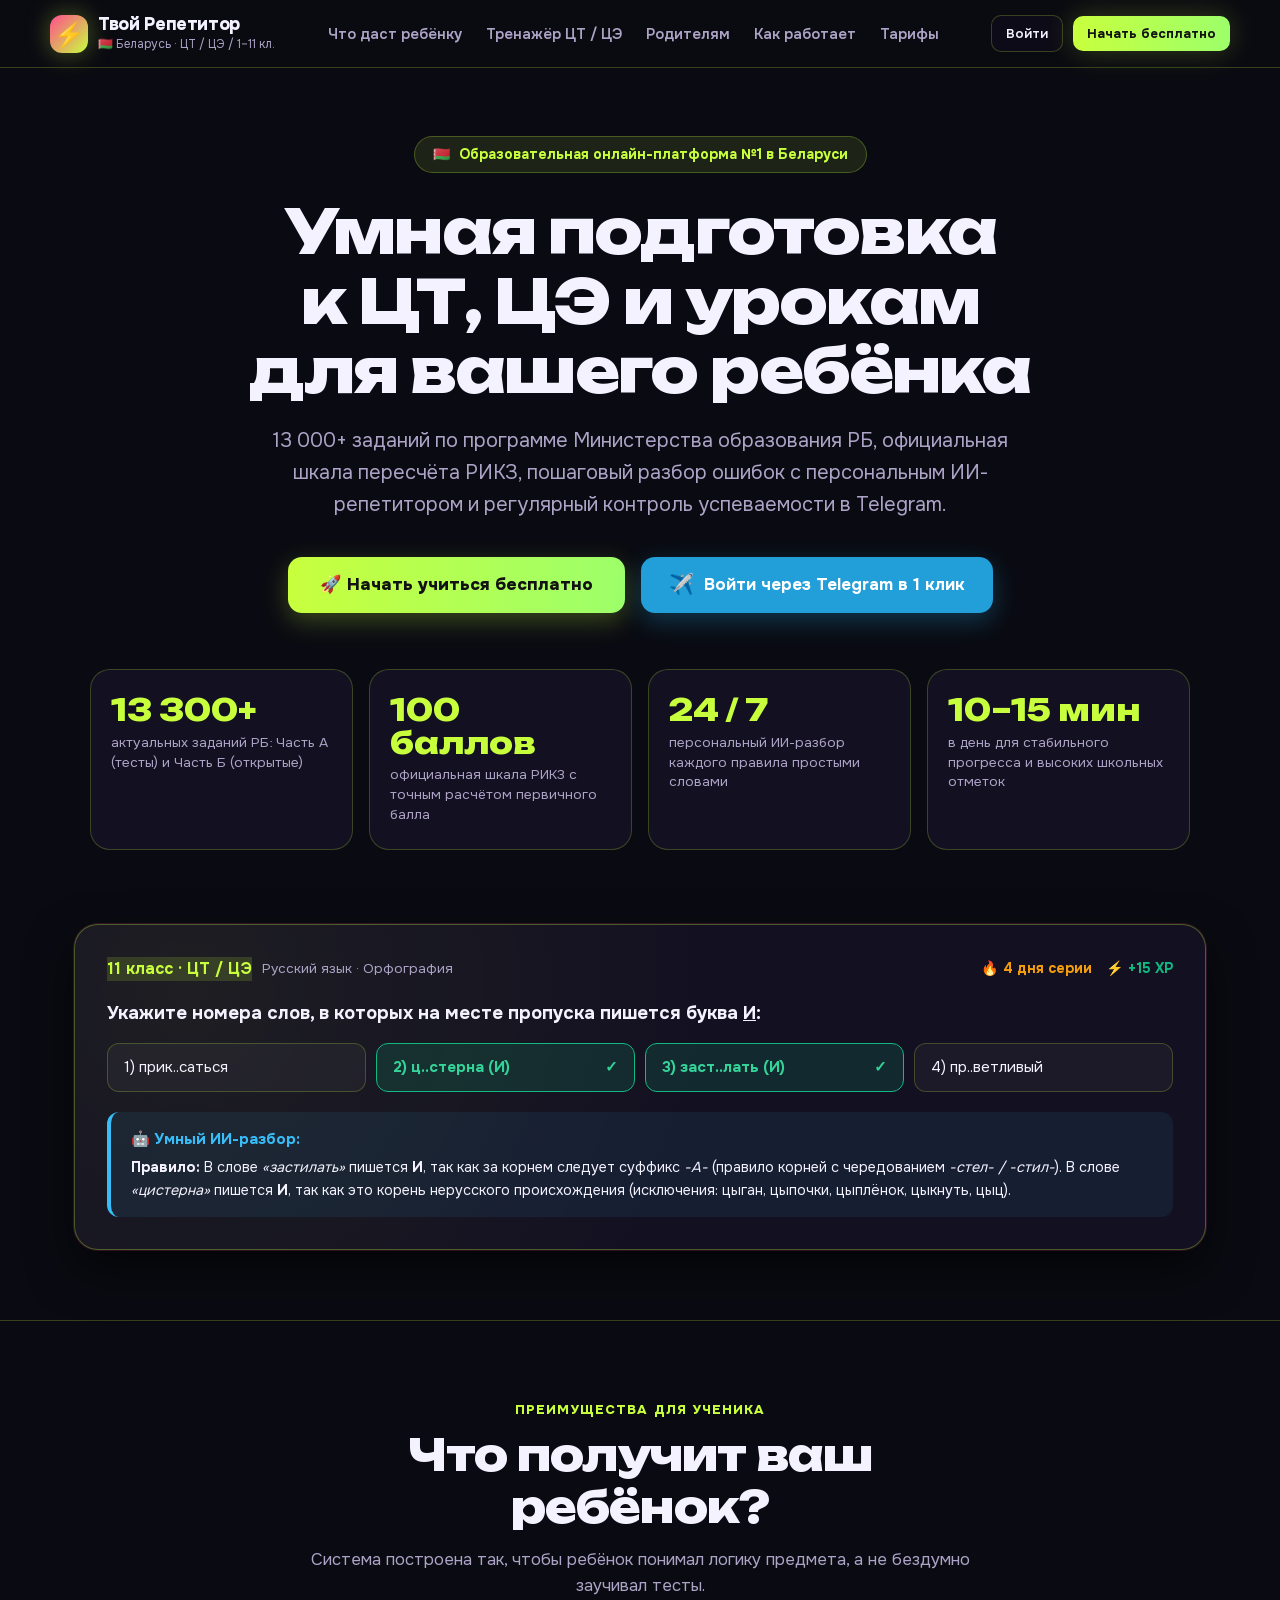
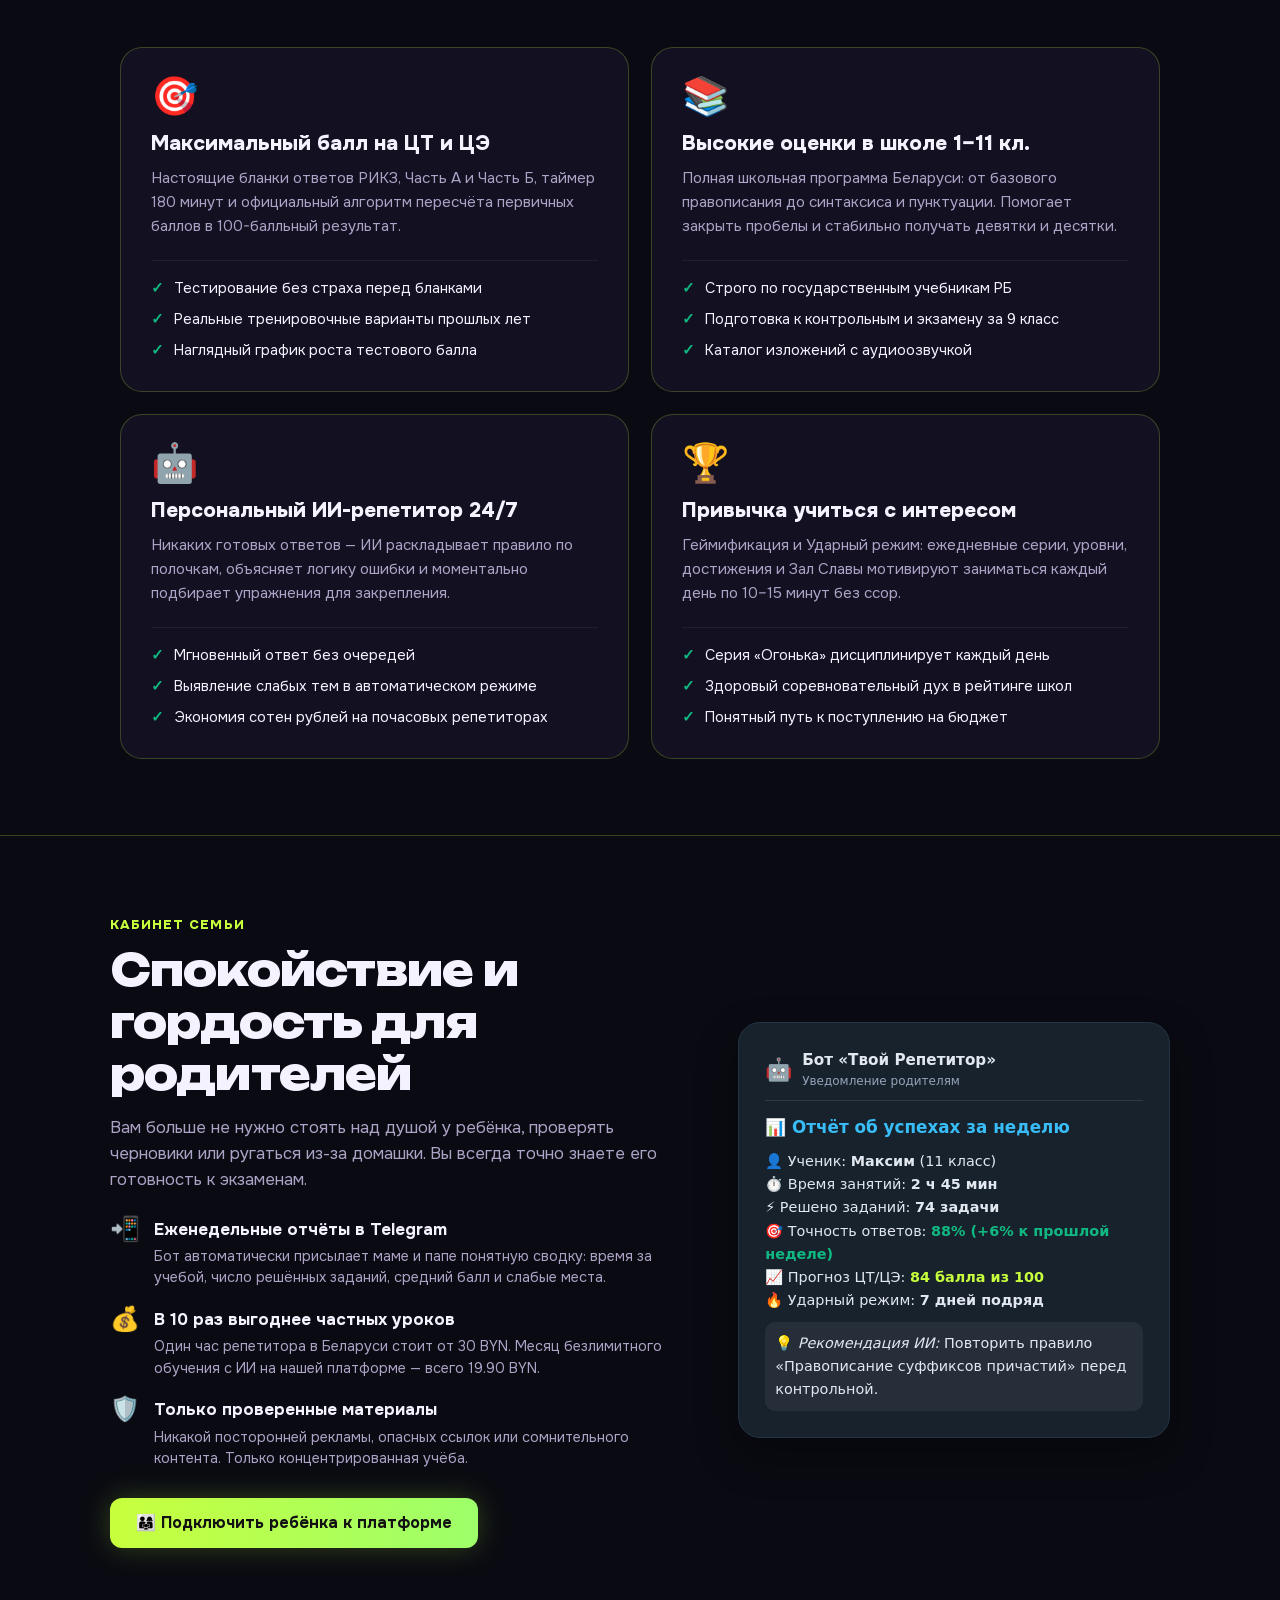
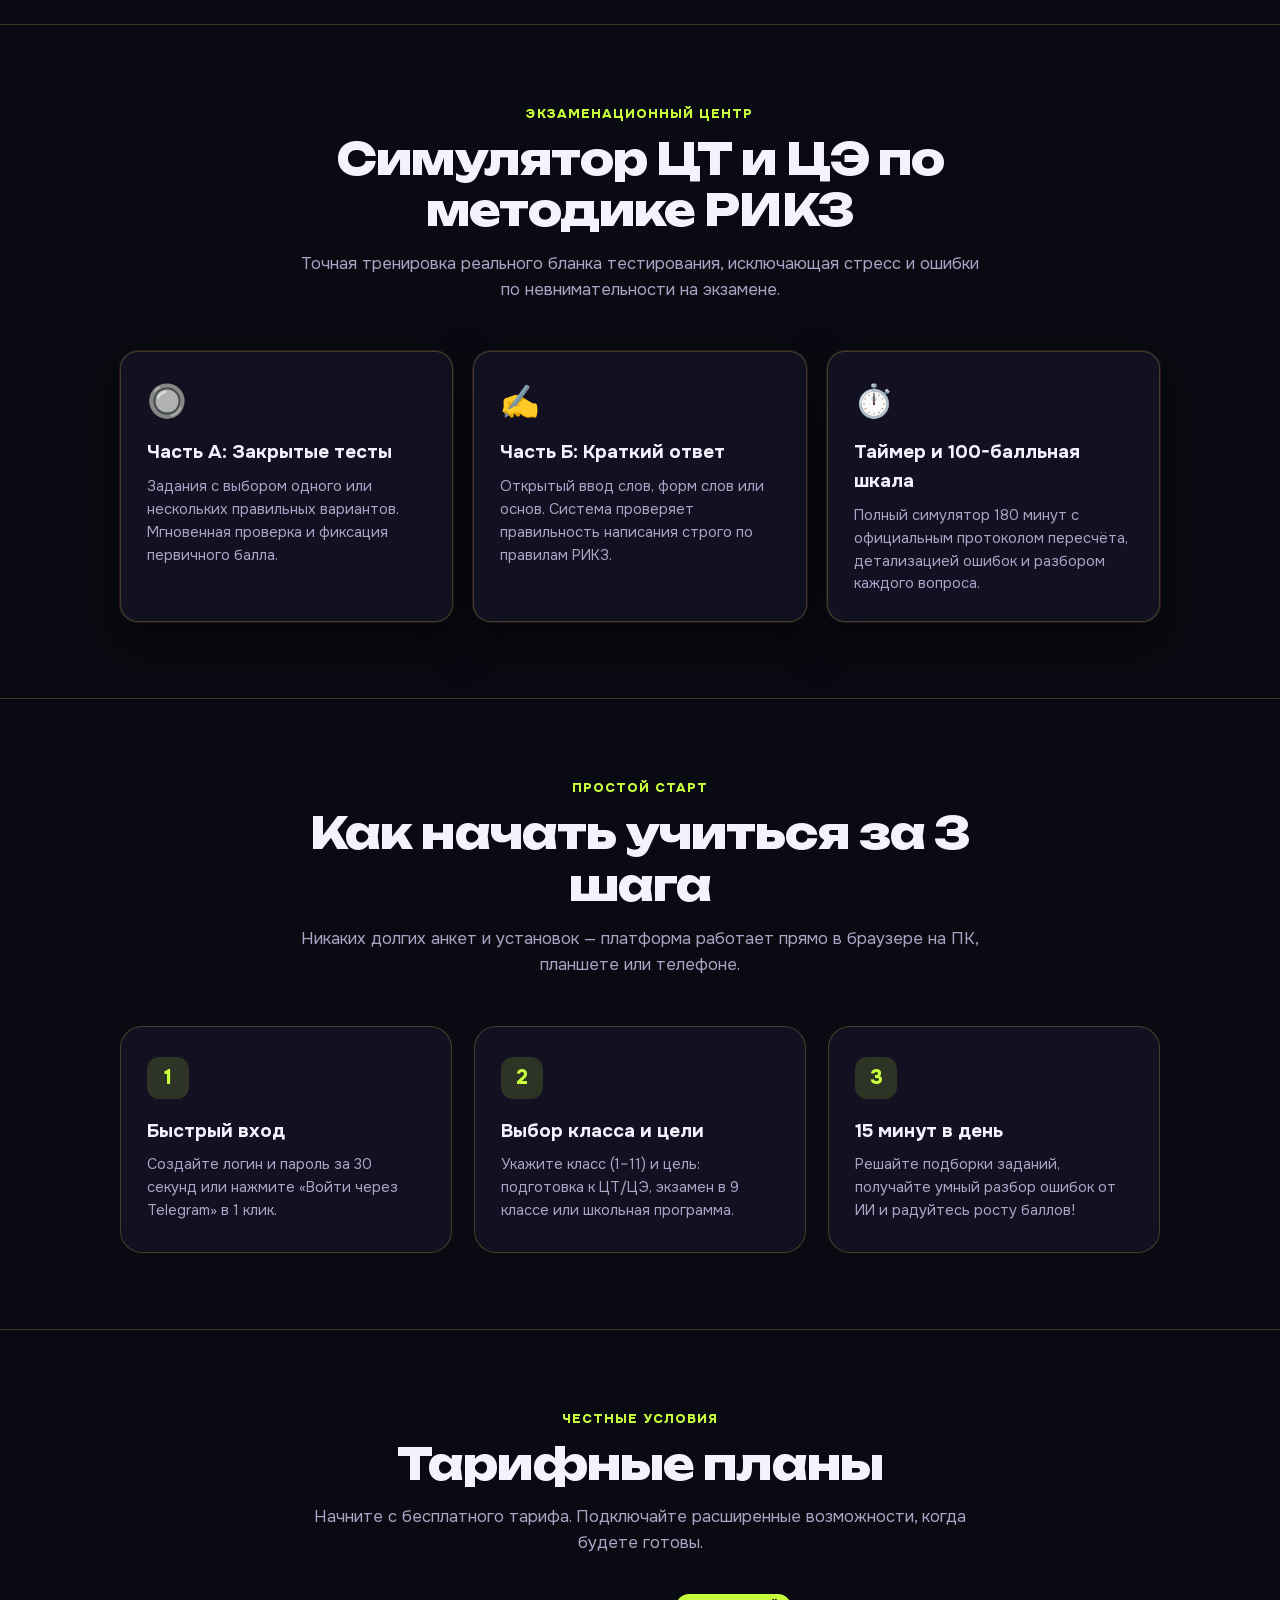
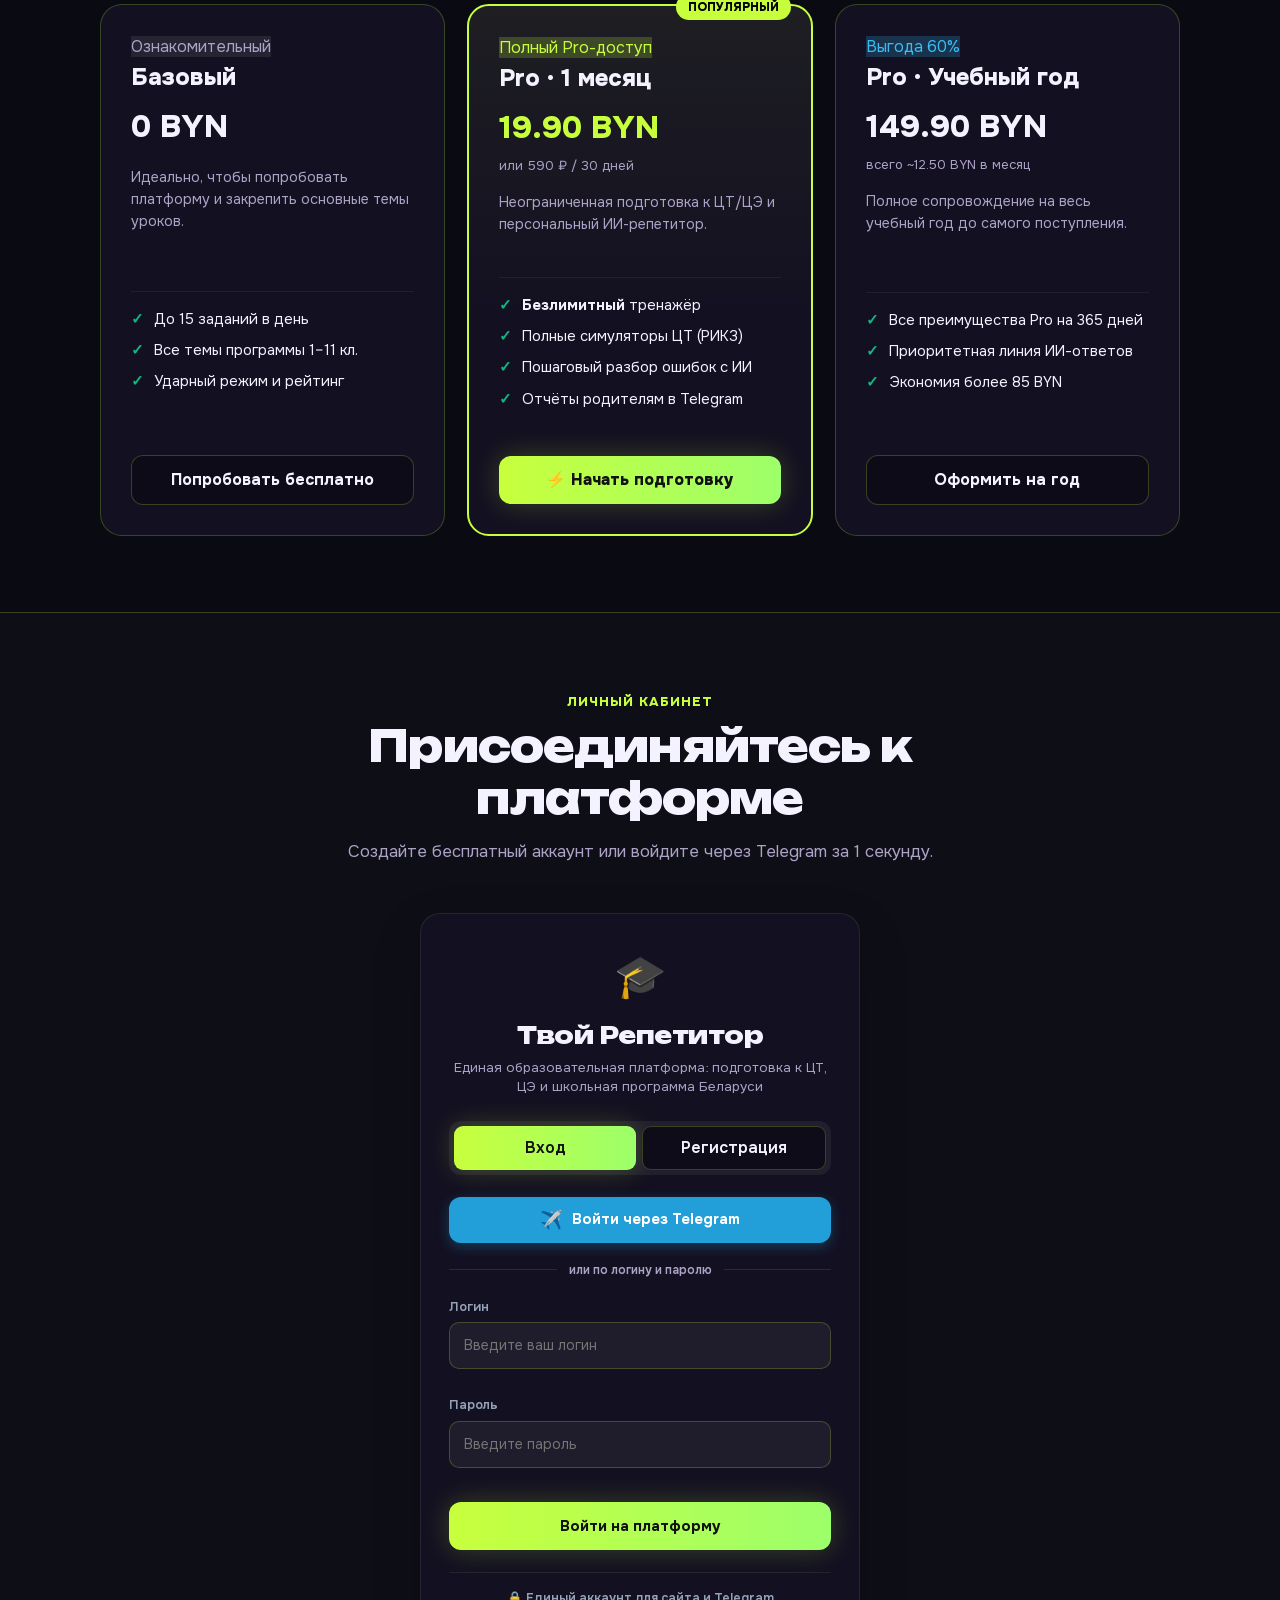
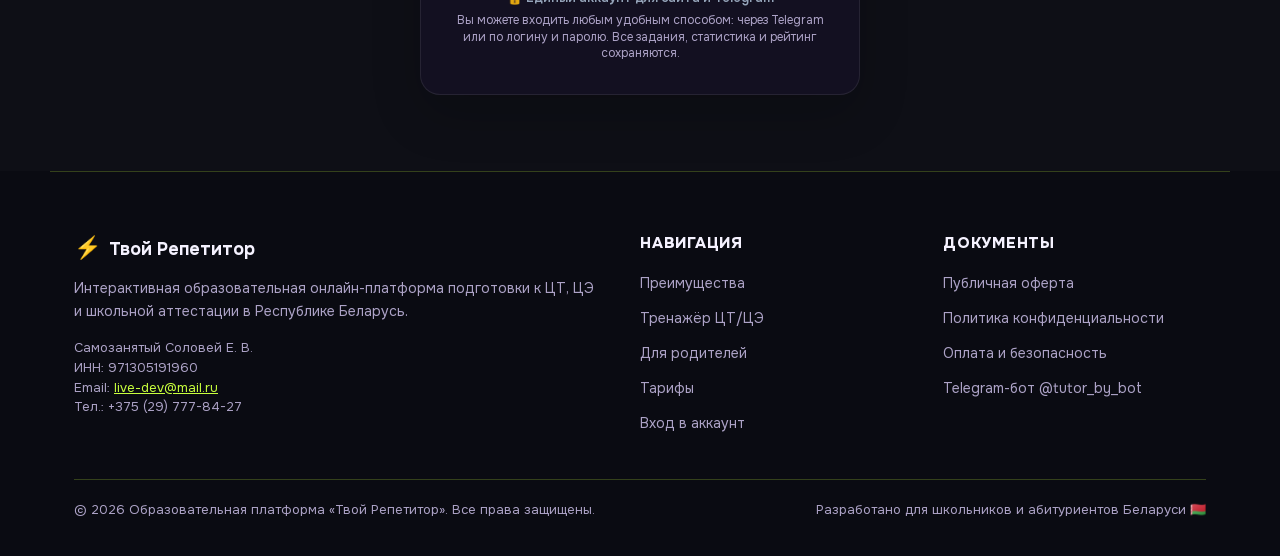
<file: frontend/index.html>
<!doctype html>
<html lang="ru" data-theme="vibe">
  <head>
    <meta charset="UTF-8" />
    <meta
      name="viewport"
      content="width=device-width, initial-scale=1.0, maximum-scale=1.0, user-scalable=no, viewport-fit=cover"
    />
    <title>Твой Репетитор — ЦТ / ЦЭ</title>
    <meta http-equiv="Cache-Control" content="no-cache, no-store, must-revalidate" />
    <meta http-equiv="Pragma" content="no-cache" />
    <meta http-equiv="Expires" content="0" />
    <!-- Критичные стили СПЛЭША — сразу в HTML, без ожидания CSS/шрифтов/Telegram SDK -->
    <style>
      html, body {
        background: #0b0b12;
        color: #f4f1ff;
        margin: 0;
        padding: 0;
        min-height: 100%;
      }
      [data-theme='calm'] body { background: #f3f6f4; color: #1c2a24; }
      .app-splash {
        position: fixed;
        inset: 0;
        z-index: 99999;
        background: #0b0b12;
        display: flex;
        flex-direction: column;
        align-items: center;
        justify-content: center;
        gap: 14px;
        transition: opacity 0.35s ease, visibility 0.35s ease;
        font-family: system-ui, -apple-system, "Segoe UI", sans-serif;
      }
      .app-splash.hidden { opacity: 0; visibility: hidden; pointer-events: none; }
      .splash-gears { position: relative; width: 76px; height: 76px; }
      .splash-gear { position: absolute; line-height: 1; }
      .splash-gear-main {
        font-size: 46px; top: 0; left: 2px;
        animation: splash-spin 3s linear infinite;
      }
      .splash-gear-sub {
        font-size: 28px; bottom: 2px; right: 2px;
        animation: splash-spin-reverse 2.2s linear infinite;
      }
      @keyframes splash-spin { from { transform: rotate(0deg); } to { transform: rotate(360deg); } }
      @keyframes splash-spin-reverse { from { transform: rotate(0deg); } to { transform: rotate(-360deg); } }
      .splash-title { font-weight: 700; font-size: 1.15rem; color: #f4f1ff; letter-spacing: 0.5px; }
      .splash-loading-text {
        font-size: 0.86rem; color: #b7aecf;
        animation: splash-pulse 1.3s ease-in-out infinite;
      }
      @keyframes splash-pulse { 0%, 100% { opacity: 0.5; } 50% { opacity: 1; } }
      /* Пока грузится app — прячем оболочку, чтобы не мигала пустая шапка */
      .app-shell { visibility: hidden; }
      html.app-ready .app-shell { visibility: visible; }
    </style>
    <script>
      (function() {
        try {
          var saved = localStorage.getItem('tutor_theme') || 'vibe';
          document.documentElement.setAttribute('data-theme', saved);
        } catch(e) {}
      })();
    </script>
    <!-- Предзагрузка ключевых шрифтов для моментального рендера без FOUT и скачков верстки -->
    <link rel="preload" href="./fonts/unbounded-800-cyrillic.woff2" as="font" type="font/woff2" crossorigin />
    <link rel="preload" href="./fonts/onest-400-cyrillic.woff2" as="font" type="font/woff2" crossorigin />
    <link rel="preload" href="./fonts/onest-600-cyrillic.woff2" as="font" type="font/woff2" crossorigin />
    <link rel="preload" href="./fonts/onest-700-cyrillic.woff2" as="font" type="font/woff2" crossorigin />
    <link rel="stylesheet" href="./fonts.css?v=20261122-v17-fontready" />
    <link rel="stylesheet" href="./styles.css?v=20261122-v17-fontready" />

    <!-- Глобальный перехватчик JS-ошибок → логи контейнера через бэкенд -->
    <script>
      (function () {
        var LOG_URL = '/api/tutor/logs/client-error/';
        var _lastSent = 0;
        var THROTTLE_MS = 3000;

        function sendError(payload) {
          var now = Date.now();
          if (now - _lastSent < THROTTLE_MS) return;
          _lastSent = now;

          var body = JSON.stringify(payload);
          try {
            fetch(LOG_URL, {
              method: 'POST',
              headers: { 'Content-Type': 'application/json' },
              body: body,
              keepalive: true
            }).catch(function () {
              if (navigator.sendBeacon) navigator.sendBeacon(LOG_URL, body);
            });
          } catch (e) {
            if (navigator.sendBeacon) navigator.sendBeacon(LOG_URL, body);
          }
        }

        function getTgId() {
          try {
            return window.Telegram && window.Telegram.WebApp
              ? (window.Telegram.WebApp.initDataUnsafe &&
                 window.Telegram.WebApp.initDataUnsafe.user &&
                 window.Telegram.WebApp.initDataUnsafe.user.id) || 'no_tg_user'
              : 'browser';
          } catch (e) { return 'unknown'; }
        }

        function getRoute() {
          try { return window.location.hash || window.location.pathname; } catch (e) { return ''; }
        }

        window.addEventListener('error', function (event) {
          sendError({
            message: event.message || 'Unknown error',
            source: event.filename || '',
            lineno: event.lineno || 0,
            colno: event.colno || 0,
            stack: event.error ? (event.error.stack || '') : '',
            url: window.location.href,
            route: getRoute(),
            tg_id: getTgId()
          });
        });

        window.addEventListener('unhandledrejection', function (event) {
          var reason = event.reason;
          sendError({
            message: 'UnhandledRejection: ' + (reason && reason.message ? reason.message : String(reason)),
            source: '',
            lineno: 0,
            colno: 0,
            stack: reason && reason.stack ? reason.stack : '',
            url: window.location.href,
            route: getRoute(),
            tg_id: getTgId()
          });
        });
      })();
    </script>
  </head>
  <body class="unauthenticated">
    <!-- Глобальный неоновый индикатор фоновой загрузки (без рывков и пустоты) -->
    <div id="global-progress-bar" class="global-progress-bar" aria-hidden="true"></div>

    <!-- Сплэш сразу в body — виден до загрузки JS/шрифтов -->
    <div id="app-splash" class="app-splash">
      <div class="splash-gears">
        <span class="splash-gear splash-gear-main">⚙️</span>
        <span class="splash-gear splash-gear-sub">⚙️</span>
      </div>
      <div class="splash-title">Твой Репетитор</div>
      <div class="splash-loading-text">Загрузка...</div>
    </div>
    <script>
      // Держим сплэш до полной готовности шрифтов и DOM — предотвращает FOUT и скачки верстки
      window.__TUTOR_HIDE_SPLASH__ = function () {
        var splash = document.getElementById('app-splash');
        if (!splash || splash.dataset.done) return;

        function doHide() {
          if (!splash || splash.dataset.done) return;
          splash.dataset.done = '1';
          document.documentElement.classList.add('app-ready');
          splash.classList.add('hidden');
          setTimeout(function () {
            if (splash && splash.parentNode) splash.parentNode.removeChild(splash);
          }, 280);
        }

        if (document.fonts && typeof document.fonts.ready === 'object') {
          document.fonts.ready.then(doHide).catch(doHide);
          setTimeout(doHide, 350);
        } else {
          doHide();
        }
      };
      setTimeout(function () {
        if (typeof window.__TUTOR_HIDE_SPLASH__ === 'function') window.__TUTOR_HIDE_SPLASH__();
      }, 2500);
    </script>
    <div id="atmosphere" class="atmosphere" aria-hidden="true"></div>
    <div class="app-shell">
      <!-- Полноформатный десктоп-сайдбар (активен на ПК и демо-сайте) -->
      <aside class="desktop-sidebar" aria-label="Панель навигации">
        <div class="sidebar-brand" data-action="go-home">
          <span class="brand-mark">⚡</span>
          <div class="sidebar-brand-text">
            <span class="brand-name">Твой Репетитор</span>
            <span class="brand-sub">🇧🇾 Беларусь · ЦТ / ЦЭ</span>
          </div>
        </div>

        <nav class="sidebar-nav">
          <div class="sidebar-group-title">ОБУЧЕНИЕ</div>
          <button type="button" class="sidebar-btn active" data-route="home">
            <span class="sidebar-icon">🏠</span>
            <span class="sidebar-text">Главная</span>
          </button>
          <button type="button" class="sidebar-btn" data-route="courses">
            <span class="sidebar-icon">📚</span>
            <span class="sidebar-text">Программа 1–11 кл.</span>
          </button>
          <button type="button" class="sidebar-btn" data-route="practice">
            <span class="sidebar-icon">⚡</span>
            <span class="sidebar-text">Тренажёр заданий</span>
          </button>

          <div class="sidebar-group-title">ЭКЗАМЕНЫ & РЕЗУЛЬТАТЫ</div>
          <button type="button" class="sidebar-btn" data-action="open-exam-variants">
            <span class="sidebar-icon">🎟</span>
            <span class="sidebar-text">Варианты ЦТ / ЦЭ</span>
            <span class="sidebar-badge">РИКЗ</span>
          </button>
          <button type="button" class="sidebar-btn" data-route="stats">
            <span class="sidebar-icon">📊</span>
            <span class="sidebar-text">Моя статистика</span>
          </button>
          <button type="button" class="sidebar-btn" data-route="rating">
            <span class="sidebar-icon">🏆</span>
            <span class="sidebar-text">Зал славы (Рейтинг)</span>
          </button>

          <div class="sidebar-group-title">СЕМЬЯ & ПРОФИЛЬ</div>
          <button type="button" class="sidebar-btn" data-route="profile">
            <span class="sidebar-icon">👨‍👩‍👧</span>
            <span class="sidebar-text">Кабинет & Родители</span>
          </button>
        </nav>

        <div class="sidebar-footer" style="display:flex;align-items:center;gap:8px">
          <div class="sidebar-user" id="sidebar-user-card" data-route="profile" style="flex:1">
            <div class="sidebar-avatar" id="sidebar-user-avatar">👤</div>
            <div class="sidebar-user-info">
              <span class="sidebar-user-name" id="sidebar-user-name">Ученик</span>
              <span class="sidebar-user-grade" id="sidebar-user-grade">11 класс</span>
            </div>
          </div>
          <button type="button" class="btn secondary sm" id="sidebar-logout-btn" data-action="auth-logout" title="Выйти из аккаунта" style="padding:8px 10px;border-radius:10px;font-size:14px;cursor:pointer">🚪</button>
        </div>
      </aside>

      <!-- Основная рабочая область -->
      <div class="main-content-wrapper">
        <header class="topbar">
          <!-- Mobile Brand: виден на узких экранах, скрыт на десктопе с сайдбаром -->
          <div class="brand" data-action="go-home">
            <span class="brand-mark">⚡</span>
            <div>
              <p class="brand-name">Твой Репетитор</p>
              <p class="brand-sub" id="brand-sub">ЦТ · ЦЭ · Школа</p>
            </div>
          </div>

          <!-- Desktop Section Breadcrumb / Header: виден на десктопе вместо дублирующего меню -->
          <div class="topbar-section" id="topbar-section">
            <span class="topbar-section-icon" id="topbar-section-icon">🏠</span>
            <div class="topbar-section-text">
              <h1 class="topbar-section-title" id="topbar-section-title">Главная панель</h1>
              <span class="topbar-section-sub" id="topbar-section-sub">Обзор обучения и цели на сегодня</span>
            </div>
          </div>

          <!-- Live Gamification Indicators: кликабельны, показывают стрик, XP и точность -->
          <div class="topbar-badges" id="topbar-badges">
            <button type="button" class="topbar-pill topbar-pill-streak" data-action="open-streak" title="Ударный режим (дней подряд)">
              <span class="pill-fire">🔥</span>
              <span class="pill-val" id="topbar-streak-val">0</span>
              <span class="pill-lbl">дн.</span>
            </button>
            <button type="button" class="topbar-pill topbar-pill-xp" data-action="open-scores" title="Очки опыта (XP)">
              <span class="pill-bolt">⚡</span>
              <span class="pill-val" id="topbar-xp-val">0</span>
              <span class="pill-lbl">XP</span>
            </button>
            <button type="button" class="topbar-pill topbar-pill-acc" data-action="open-accuracy" title="Точность ответов">
              <span class="pill-target">🎯</span>
              <span class="pill-val" id="topbar-acc-val">—</span>
            </button>
          </div>

          <div class="topbar-actions">
            <button type="button" class="theme-toggle" id="theme-toggle" aria-label="Сменить тему">
              <span id="theme-toggle-label">⚡ Вайб</span>
            </button>
          </div>
        </header>

        <main id="view" class="view"></main>
      </div>

      <nav class="tabbar">
        <button type="button" class="tab active" data-route="home">Главная</button>
        <button type="button" class="tab" data-route="courses">Учёба</button>
        <button type="button" class="tab" data-route="practice">Практика</button>
        <button type="button" class="tab" data-route="stats">Статистика</button>
        <button type="button" class="tab" data-route="rating">Рейтинг</button>
        <button type="button" class="tab" data-route="profile">Профиль & Семья</button>
      </nav>
    </div>

    <!-- Модальное окно правовых документов (Оферта, Политика, Оплата) -->
    <div id="legal-modal" class="modal-backdrop hidden" aria-hidden="true" style="z-index: 100000;">
      <div class="modal-card legal-modal-card" style="max-width: 760px; max-height: 85vh; display: flex; flex-direction: column;">
        <div style="display: flex; justify-content: flex-end; padding: 12px 16px 0;">
          <button type="button" class="btn icon-only" data-action="close-legal" style="font-size: 20px; line-height: 1;">✕</button>
        </div>
        <div id="legal-modal-content" style="overflow-y: auto; padding: 0 24px 24px;"></div>
      </div>
    </div>

    <!-- Telegram SDK локально: не зависит от telegram.org, грузится мгновенно -->
    <script src="./telegram-web-app.js"></script>
    <script>
      try {
        var _tg = window.Telegram && window.Telegram.WebApp;
        if (_tg) { _tg.ready(); _tg.expand(); }
      } catch (e) {}
    </script>
    <script type="module" src="./app.js?v=20261122-v17-fontready"></script>
  </body>
</html>
</file>
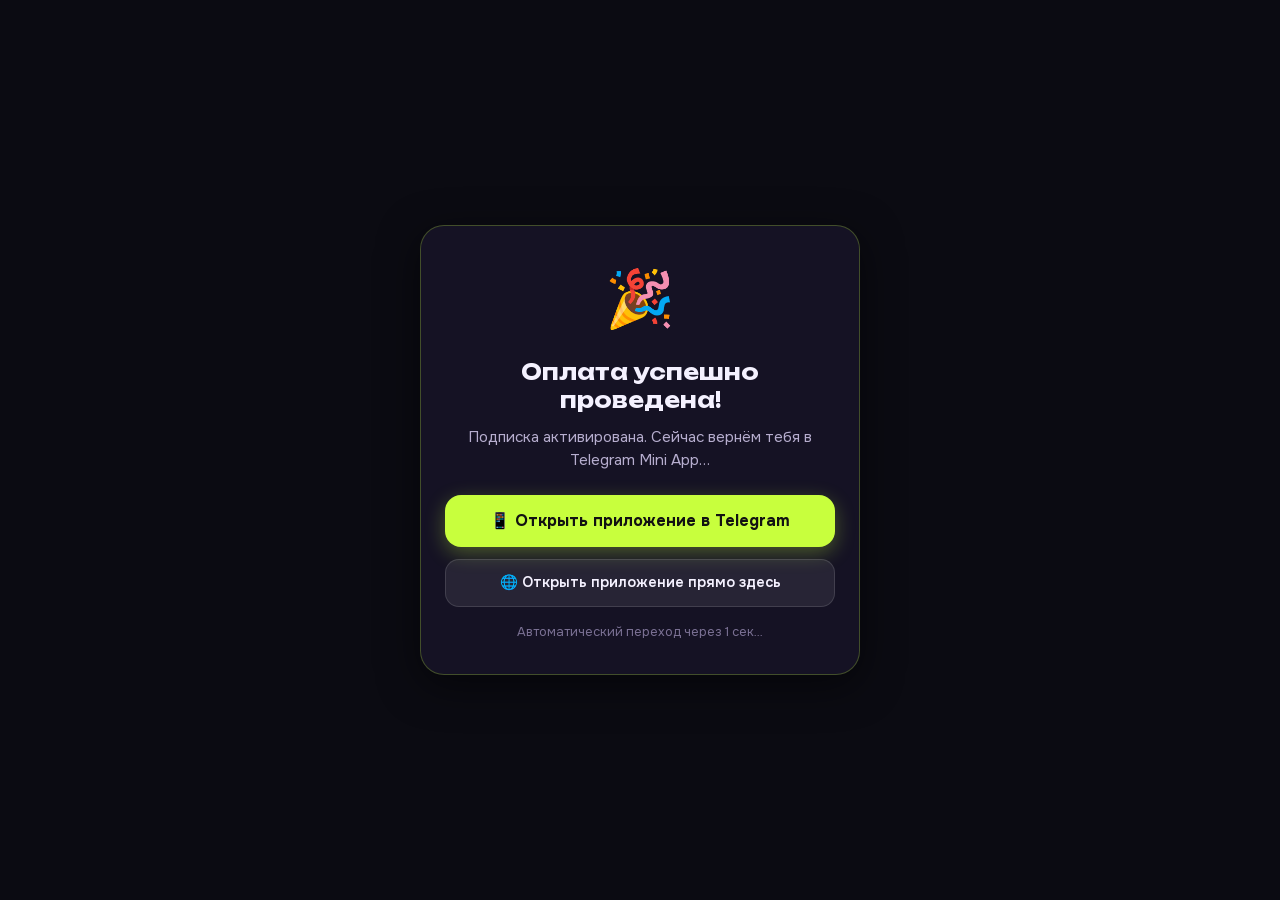
<file: frontend/payment-return.html>
<!doctype html>
<html lang="ru" data-theme="vibe">
  <head>
    <meta charset="UTF-8" />
    <meta
      name="viewport"
      content="width=device-width, initial-scale=1.0, maximum-scale=1.0, user-scalable=no, viewport-fit=cover"
    />
    <title>Твой Репетитор — Оплата</title>
    <script src="./telegram-web-app.js"></script>
    <link rel="stylesheet" href="./fonts.css?v=20261122-v17-fontready" />
    <link rel="stylesheet" href="./styles.css?v=20261122-v17-fontready" />
    <style>
      body {
        display: flex;
        align-items: center;
        justify-content: center;
        min-height: 100vh;
        padding: 20px;
        text-align: center;
        background: #0b0b12;
        color: #f4f1ff;
        font-family: 'Onest', sans-serif;
      }
      .return-card {
        background: rgba(24, 20, 40, 0.85);
        border: 1px solid rgba(200, 255, 61, 0.25);
        box-shadow: 0 10px 40px rgba(0, 0, 0, 0.5);
        border-radius: 24px;
        padding: 32px 24px;
        max-width: 440px;
        width: 100%;
        backdrop-filter: blur(16px);
      }
      .icon-badge {
        font-size: 3.5rem;
        margin-bottom: 16px;
        display: inline-block;
        animation: pulse 1.8s infinite alternate ease-in-out;
      }
      @keyframes pulse {
        0% { transform: scale(1); }
        100% { transform: scale(1.08); }
      }
      h1 {
        font-family: 'Unbounded', sans-serif;
        font-size: 1.35rem;
        margin: 0 0 12px;
        line-height: 1.3;
      }
      p {
        color: #b7aecf;
        font-size: 0.95rem;
        line-height: 1.5;
        margin: 0 0 24px;
      }
      .btn-tg {
        display: block;
        width: 100%;
        padding: 14px 18px;
        background: #c8ff3d;
        color: #121212;
        border-radius: 16px;
        font-weight: 700;
        font-size: 1rem;
        text-decoration: none;
        border: none;
        cursor: pointer;
        transition: transform 0.15s ease, filter 0.15s ease;
        box-shadow: 0 6px 20px rgba(200, 255, 61, 0.3);
        margin-bottom: 12px;
      }
      .btn-tg:active {
        transform: scale(0.98);
      }
      .btn-sub {
        display: block;
        width: 100%;
        padding: 12px;
        background: rgba(255, 255, 255, 0.08);
        color: #f4f1ff;
        border-radius: 14px;
        font-weight: 600;
        font-size: 0.9rem;
        text-decoration: none;
        border: 1px solid rgba(255, 255, 255, 0.12);
      }
      .timer-note {
        font-size: 0.8rem;
        color: #7b7194;
        margin-top: 16px;
      }
    </style>
  </head>
  <body>
    <div class="return-card" id="card">
      <div class="icon-badge" id="icon">🎉</div>
      <h1 id="title">Оплата успешно проведена!</h1>
      <p id="desc">Подписка активирована. Сейчас вернём тебя в Telegram Mini App…</p>
      
      <a href="#" id="primary-btn" class="btn-tg">📱 Открыть приложение в Telegram</a>
      <a href="#" id="secondary-btn" class="btn-sub">В чат с ботом</a>
      
      <div class="timer-note" id="timer-note">Автоматический переход через 2 секунды…</div>
    </div>

    <script>
      (function() {
        var params = new URLSearchParams(window.location.search);
        var status = params.get('status') || 'success';
        var bot = params.get('bot') || 'tutor_by_bot';
        var app = params.get('app') || 'app';
        var isSuccess = status === 'success';

        var titleEl = document.getElementById('title');
        var descEl = document.getElementById('desc');
        var iconEl = document.getElementById('icon');
        var primBtn = document.getElementById('primary-btn');
        var secBtn = document.getElementById('secondary-btn');
        var timerNote = document.getElementById('timer-note');

        // Ссылки для открытия Mini App и диалога
        var tgAppUrl = 'https://t.me/' + bot + '/' + app;
        var tgBotUrl = 'https://t.me/' + bot;
        var tgDeepProtocol = 'tg://resolve?domain=' + bot + '&appname=' + app;
        var webAppDirectUrl = window.location.origin + '/app/';

        primBtn.href = tgAppUrl;
        secBtn.href = webAppDirectUrl;
        secBtn.textContent = '🌐 Открыть приложение прямо здесь';

        function returnToTelegram() {
          if (window.Telegram && window.Telegram.WebApp && window.Telegram.WebApp.openTelegramLink) {
            try {
              window.Telegram.WebApp.openTelegramLink(tgAppUrl);
              return;
            } catch (e) {}
          }
          try {
            window.location.href = tgDeepProtocol;
            setTimeout(function() {
              window.location.href = tgAppUrl;
            }, 600);
          } catch (_) {
            window.location.href = tgAppUrl;
          }
        }

        if (!isSuccess) {
          iconEl.textContent = 'ℹ️';
          titleEl.textContent = 'Оплата не завершена';
          descEl.textContent = 'Операция была отменена или отклонена банком. Ты всегда можешь вернуться в приложение и повторить попытку.';
          timerNote.style.display = 'none';
          primBtn.textContent = '📱 Вернуться в Telegram';
        } else {
          // Если открыто внутри встроенного Telegram WebView
          if (window.Telegram && window.Telegram.WebApp) {
            try {
              window.Telegram.WebApp.ready();
              window.Telegram.WebApp.expand();
            } catch (e) {}
          }

          // Автоматическая попытка перенаправить обратно в Telegram
          var counter = 2;
          var interval = setInterval(function() {
            counter--;
            if (counter <= 0) {
              clearInterval(interval);
              timerNote.textContent = 'Если Telegram не открылся автоматически, нажми кнопку выше.';
              returnToTelegram();
            } else {
              timerNote.textContent = 'Автоматический переход через ' + counter + ' сек…';
            }
          }, 1000);
        }

        // Клик по кнопке: переход в Telegram
        primBtn.addEventListener('click', function(e) {
          e.preventDefault();
          returnToTelegram();
        });
      })();
    </script>
  </body>
</html>
</file>
<file: frontend/fonts.css>
/* cyrillic-ext */
@font-face {
  font-family: 'Onest';
  font-style: normal;
  font-weight: 400;
  font-display: swap;
  src: url('./fonts/onest-400-cyrillic-ext.woff2') format('woff2');
  unicode-range: U+0460-052F, U+1C80-1C8A, U+20B4, U+2DE0-2DFF, U+A640-A69F, U+FE2E-FE2F;
}

/* cyrillic */
@font-face {
  font-family: 'Onest';
  font-style: normal;
  font-weight: 400;
  font-display: swap;
  src: url('./fonts/onest-400-cyrillic.woff2') format('woff2');
  unicode-range: U+0301, U+0400-045F, U+0490-0491, U+04B0-04B1, U+2116;
}

/* latin-ext */
@font-face {
  font-family: 'Onest';
  font-style: normal;
  font-weight: 400;
  font-display: swap;
  src: url('./fonts/onest-400-latin-ext.woff2') format('woff2');
  unicode-range: U+0100-02BA, U+02BD-02C5, U+02C7-02CC, U+02CE-02D7, U+02DD-02FF, U+0304, U+0308, U+0329, U+1D00-1DBF, U+1E00-1E9F, U+1EF2-1EFF, U+2020, U+20A0-20AB, U+20AD-20C4, U+2113, U+2C60-2C7F, U+A720-A7FF;
}

/* latin */
@font-face {
  font-family: 'Onest';
  font-style: normal;
  font-weight: 400;
  font-display: swap;
  src: url('./fonts/onest-400-latin.woff2') format('woff2');
  unicode-range: U+0000-00FF, U+0131, U+0152-0153, U+02BB-02BC, U+02C6, U+02DA, U+02DC, U+0304, U+0308, U+0329, U+2000-206F, U+20AC, U+2122, U+2191, U+2193, U+2212, U+2215, U+FEFF, U+FFFD;
}

/* cyrillic-ext */
@font-face {
  font-family: 'Onest';
  font-style: normal;
  font-weight: 500;
  font-display: swap;
  src: url('./fonts/onest-500-cyrillic-ext.woff2') format('woff2');
  unicode-range: U+0460-052F, U+1C80-1C8A, U+20B4, U+2DE0-2DFF, U+A640-A69F, U+FE2E-FE2F;
}

/* cyrillic */
@font-face {
  font-family: 'Onest';
  font-style: normal;
  font-weight: 500;
  font-display: swap;
  src: url('./fonts/onest-500-cyrillic.woff2') format('woff2');
  unicode-range: U+0301, U+0400-045F, U+0490-0491, U+04B0-04B1, U+2116;
}

/* latin-ext */
@font-face {
  font-family: 'Onest';
  font-style: normal;
  font-weight: 500;
  font-display: swap;
  src: url('./fonts/onest-500-latin-ext.woff2') format('woff2');
  unicode-range: U+0100-02BA, U+02BD-02C5, U+02C7-02CC, U+02CE-02D7, U+02DD-02FF, U+0304, U+0308, U+0329, U+1D00-1DBF, U+1E00-1E9F, U+1EF2-1EFF, U+2020, U+20A0-20AB, U+20AD-20C4, U+2113, U+2C60-2C7F, U+A720-A7FF;
}

/* latin */
@font-face {
  font-family: 'Onest';
  font-style: normal;
  font-weight: 500;
  font-display: swap;
  src: url('./fonts/onest-500-latin.woff2') format('woff2');
  unicode-range: U+0000-00FF, U+0131, U+0152-0153, U+02BB-02BC, U+02C6, U+02DA, U+02DC, U+0304, U+0308, U+0329, U+2000-206F, U+20AC, U+2122, U+2191, U+2193, U+2212, U+2215, U+FEFF, U+FFFD;
}

/* cyrillic-ext */
@font-face {
  font-family: 'Onest';
  font-style: normal;
  font-weight: 600;
  font-display: swap;
  src: url('./fonts/onest-600-cyrillic-ext.woff2') format('woff2');
  unicode-range: U+0460-052F, U+1C80-1C8A, U+20B4, U+2DE0-2DFF, U+A640-A69F, U+FE2E-FE2F;
}

/* cyrillic */
@font-face {
  font-family: 'Onest';
  font-style: normal;
  font-weight: 600;
  font-display: swap;
  src: url('./fonts/onest-600-cyrillic.woff2') format('woff2');
  unicode-range: U+0301, U+0400-045F, U+0490-0491, U+04B0-04B1, U+2116;
}

/* latin-ext */
@font-face {
  font-family: 'Onest';
  font-style: normal;
  font-weight: 600;
  font-display: swap;
  src: url('./fonts/onest-600-latin-ext.woff2') format('woff2');
  unicode-range: U+0100-02BA, U+02BD-02C5, U+02C7-02CC, U+02CE-02D7, U+02DD-02FF, U+0304, U+0308, U+0329, U+1D00-1DBF, U+1E00-1E9F, U+1EF2-1EFF, U+2020, U+20A0-20AB, U+20AD-20C4, U+2113, U+2C60-2C7F, U+A720-A7FF;
}

/* latin */
@font-face {
  font-family: 'Onest';
  font-style: normal;
  font-weight: 600;
  font-display: swap;
  src: url('./fonts/onest-600-latin.woff2') format('woff2');
  unicode-range: U+0000-00FF, U+0131, U+0152-0153, U+02BB-02BC, U+02C6, U+02DA, U+02DC, U+0304, U+0308, U+0329, U+2000-206F, U+20AC, U+2122, U+2191, U+2193, U+2212, U+2215, U+FEFF, U+FFFD;
}

/* cyrillic-ext */
@font-face {
  font-family: 'Onest';
  font-style: normal;
  font-weight: 700;
  font-display: swap;
  src: url('./fonts/onest-700-cyrillic-ext.woff2') format('woff2');
  unicode-range: U+0460-052F, U+1C80-1C8A, U+20B4, U+2DE0-2DFF, U+A640-A69F, U+FE2E-FE2F;
}

/* cyrillic */
@font-face {
  font-family: 'Onest';
  font-style: normal;
  font-weight: 700;
  font-display: swap;
  src: url('./fonts/onest-700-cyrillic.woff2') format('woff2');
  unicode-range: U+0301, U+0400-045F, U+0490-0491, U+04B0-04B1, U+2116;
}

/* latin-ext */
@font-face {
  font-family: 'Onest';
  font-style: normal;
  font-weight: 700;
  font-display: swap;
  src: url('./fonts/onest-700-latin-ext.woff2') format('woff2');
  unicode-range: U+0100-02BA, U+02BD-02C5, U+02C7-02CC, U+02CE-02D7, U+02DD-02FF, U+0304, U+0308, U+0329, U+1D00-1DBF, U+1E00-1E9F, U+1EF2-1EFF, U+2020, U+20A0-20AB, U+20AD-20C4, U+2113, U+2C60-2C7F, U+A720-A7FF;
}

/* latin */
@font-face {
  font-family: 'Onest';
  font-style: normal;
  font-weight: 700;
  font-display: swap;
  src: url('./fonts/onest-700-latin.woff2') format('woff2');
  unicode-range: U+0000-00FF, U+0131, U+0152-0153, U+02BB-02BC, U+02C6, U+02DA, U+02DC, U+0304, U+0308, U+0329, U+2000-206F, U+20AC, U+2122, U+2191, U+2193, U+2212, U+2215, U+FEFF, U+FFFD;
}

/* cyrillic-ext */
@font-face {
  font-family: 'Onest';
  font-style: normal;
  font-weight: 800;
  font-display: swap;
  src: url('./fonts/onest-800-cyrillic-ext.woff2') format('woff2');
  unicode-range: U+0460-052F, U+1C80-1C8A, U+20B4, U+2DE0-2DFF, U+A640-A69F, U+FE2E-FE2F;
}

/* cyrillic */
@font-face {
  font-family: 'Onest';
  font-style: normal;
  font-weight: 800;
  font-display: swap;
  src: url('./fonts/onest-800-cyrillic.woff2') format('woff2');
  unicode-range: U+0301, U+0400-045F, U+0490-0491, U+04B0-04B1, U+2116;
}

/* latin-ext */
@font-face {
  font-family: 'Onest';
  font-style: normal;
  font-weight: 800;
  font-display: swap;
  src: url('./fonts/onest-800-latin-ext.woff2') format('woff2');
  unicode-range: U+0100-02BA, U+02BD-02C5, U+02C7-02CC, U+02CE-02D7, U+02DD-02FF, U+0304, U+0308, U+0329, U+1D00-1DBF, U+1E00-1E9F, U+1EF2-1EFF, U+2020, U+20A0-20AB, U+20AD-20C4, U+2113, U+2C60-2C7F, U+A720-A7FF;
}

/* latin */
@font-face {
  font-family: 'Onest';
  font-style: normal;
  font-weight: 800;
  font-display: swap;
  src: url('./fonts/onest-800-latin.woff2') format('woff2');
  unicode-range: U+0000-00FF, U+0131, U+0152-0153, U+02BB-02BC, U+02C6, U+02DA, U+02DC, U+0304, U+0308, U+0329, U+2000-206F, U+20AC, U+2122, U+2191, U+2193, U+2212, U+2215, U+FEFF, U+FFFD;
}

/* cyrillic-ext */
@font-face {
  font-family: 'Unbounded';
  font-style: normal;
  font-weight: 600;
  font-display: swap;
  src: url('./fonts/unbounded-600-cyrillic-ext.woff2') format('woff2');
  unicode-range: U+0460-052F, U+1C80-1C8A, U+20B4, U+2DE0-2DFF, U+A640-A69F, U+FE2E-FE2F;
}

/* cyrillic */
@font-face {
  font-family: 'Unbounded';
  font-style: normal;
  font-weight: 600;
  font-display: swap;
  src: url('./fonts/unbounded-600-cyrillic.woff2') format('woff2');
  unicode-range: U+0301, U+0400-045F, U+0490-0491, U+04B0-04B1, U+2116;
}

/* latin-ext */
@font-face {
  font-family: 'Unbounded';
  font-style: normal;
  font-weight: 600;
  font-display: swap;
  src: url('./fonts/unbounded-600-latin-ext.woff2') format('woff2');
  unicode-range: U+0100-02BA, U+02BD-02C5, U+02C7-02CC, U+02CE-02D7, U+02DD-02FF, U+0304, U+0308, U+0329, U+1D00-1DBF, U+1E00-1E9F, U+1EF2-1EFF, U+2020, U+20A0-20AB, U+20AD-20C4, U+2113, U+2C60-2C7F, U+A720-A7FF;
}

/* latin */
@font-face {
  font-family: 'Unbounded';
  font-style: normal;
  font-weight: 600;
  font-display: swap;
  src: url('./fonts/unbounded-600-latin.woff2') format('woff2');
  unicode-range: U+0000-00FF, U+0131, U+0152-0153, U+02BB-02BC, U+02C6, U+02DA, U+02DC, U+0304, U+0308, U+0329, U+2000-206F, U+20AC, U+2122, U+2191, U+2193, U+2212, U+2215, U+FEFF, U+FFFD;
}

/* cyrillic-ext */
@font-face {
  font-family: 'Unbounded';
  font-style: normal;
  font-weight: 700;
  font-display: swap;
  src: url('./fonts/unbounded-700-cyrillic-ext.woff2') format('woff2');
  unicode-range: U+0460-052F, U+1C80-1C8A, U+20B4, U+2DE0-2DFF, U+A640-A69F, U+FE2E-FE2F;
}

/* cyrillic */
@font-face {
  font-family: 'Unbounded';
  font-style: normal;
  font-weight: 700;
  font-display: swap;
  src: url('./fonts/unbounded-700-cyrillic.woff2') format('woff2');
  unicode-range: U+0301, U+0400-045F, U+0490-0491, U+04B0-04B1, U+2116;
}

/* latin-ext */
@font-face {
  font-family: 'Unbounded';
  font-style: normal;
  font-weight: 700;
  font-display: swap;
  src: url('./fonts/unbounded-700-latin-ext.woff2') format('woff2');
  unicode-range: U+0100-02BA, U+02BD-02C5, U+02C7-02CC, U+02CE-02D7, U+02DD-02FF, U+0304, U+0308, U+0329, U+1D00-1DBF, U+1E00-1E9F, U+1EF2-1EFF, U+2020, U+20A0-20AB, U+20AD-20C4, U+2113, U+2C60-2C7F, U+A720-A7FF;
}

/* latin */
@font-face {
  font-family: 'Unbounded';
  font-style: normal;
  font-weight: 700;
  font-display: swap;
  src: url('./fonts/unbounded-700-latin.woff2') format('woff2');
  unicode-range: U+0000-00FF, U+0131, U+0152-0153, U+02BB-02BC, U+02C6, U+02DA, U+02DC, U+0304, U+0308, U+0329, U+2000-206F, U+20AC, U+2122, U+2191, U+2193, U+2212, U+2215, U+FEFF, U+FFFD;
}

/* cyrillic-ext */
@font-face {
  font-family: 'Unbounded';
  font-style: normal;
  font-weight: 800;
  font-display: swap;
  src: url('./fonts/unbounded-800-cyrillic-ext.woff2') format('woff2');
  unicode-range: U+0460-052F, U+1C80-1C8A, U+20B4, U+2DE0-2DFF, U+A640-A69F, U+FE2E-FE2F;
}

/* cyrillic */
@font-face {
  font-family: 'Unbounded';
  font-style: normal;
  font-weight: 800;
  font-display: swap;
  src: url('./fonts/unbounded-800-cyrillic.woff2') format('woff2');
  unicode-range: U+0301, U+0400-045F, U+0490-0491, U+04B0-04B1, U+2116;
}

/* latin-ext */
@font-face {
  font-family: 'Unbounded';
  font-style: normal;
  font-weight: 800;
  font-display: swap;
  src: url('./fonts/unbounded-800-latin-ext.woff2') format('woff2');
  unicode-range: U+0100-02BA, U+02BD-02C5, U+02C7-02CC, U+02CE-02D7, U+02DD-02FF, U+0304, U+0308, U+0329, U+1D00-1DBF, U+1E00-1E9F, U+1EF2-1EFF, U+2020, U+20A0-20AB, U+20AD-20C4, U+2113, U+2C60-2C7F, U+A720-A7FF;
}

/* latin */
@font-face {
  font-family: 'Unbounded';
  font-style: normal;
  font-weight: 800;
  font-display: swap;
  src: url('./fonts/unbounded-800-latin.woff2') format('woff2');
  unicode-range: U+0000-00FF, U+0131, U+0152-0153, U+02BB-02BC, U+02C6, U+02DA, U+02DC, U+0304, U+0308, U+0329, U+2000-206F, U+20AC, U+2122, U+2191, U+2193, U+2212, U+2215, U+FEFF, U+FFFD;
}
</file>
<file: frontend/styles.css>
:root,
[data-theme='vibe'] {
  --font: 'Onest', 'Segoe UI', -apple-system, sans-serif;
  --font-display: 'Unbounded', 'Onest', sans-serif;
  --bg0: #0a0b12;
  --bg1: #12131f;
  --bg-gradient: radial-gradient(circle at 15% 10%, rgba(200, 255, 61, 0.08), transparent 45%),
                 radial-gradient(circle at 85% 20%, rgba(255, 77, 141, 0.08), transparent 40%),
                 #0a0b12;
  --ink: #f5f2ff;
  --muted: #ada3c7;
  --accent: #c8ff3d;
  --accent-ink: #0f1015;
  --accent-glow: rgba(200, 255, 61, 0.4);
  --danger: #ff4d8d;
  --ok: #c8ff3d;
  --card: rgba(21, 18, 36, 0.88);
  --card-border: rgba(200, 255, 61, 0.22);
  --card-hover: rgba(28, 24, 48, 0.95);
  --shadow: 0 0 0 1px rgba(255, 77, 141, 0.16), 0 20px 46px rgba(0, 0, 0, 0.6);
  --hover-shadow: 0 0 30px rgba(200, 255, 61, 0.3), 0 24px 50px rgba(0, 0, 0, 0.7);
  --radius: 22px;
  --tab-bg: rgba(15, 12, 26, 0.96);
  --option-bg: rgba(255, 255, 255, 0.05);
  --veil: linear-gradient(180deg, rgba(10, 10, 16, 0.4), rgba(10, 10, 16, 0.9));
  --chip-active: #ff4d8d;
}

[data-theme='ultra'] {
  --font: 'Onest', 'Segoe UI', -apple-system, sans-serif;
  --font-display: 'Unbounded', 'Onest', sans-serif;
  --bg0: #06070b;
  --bg1: #0e111a;
  --bg-gradient: radial-gradient(circle at 15% 10%, rgba(139, 92, 246, 0.09), transparent 45%),
                 radial-gradient(circle at 85% 20%, rgba(6, 182, 212, 0.08), transparent 40%),
                 #06070b;
  --ink: #f1f5f9;
  --muted: #8b9cb4;
  --accent: #8b5cf6;
  --accent-ink: #ffffff;
  --accent-glow: rgba(139, 92, 246, 0.45);
  --danger: #f43f5e;
  --ok: #06b6d4;
  --card: rgba(14, 18, 28, 0.88);
  --card-border: rgba(139, 92, 246, 0.22);
  --card-hover: rgba(20, 26, 42, 0.95);
  --shadow: 0 0 0 1px rgba(139, 92, 246, 0.18), 0 20px 48px rgba(0, 0, 0, 0.7);
  --hover-shadow: 0 0 28px rgba(139, 92, 246, 0.35), 0 24px 50px rgba(0, 0, 0, 0.8);
  --radius: 22px;
  --tab-bg: rgba(10, 13, 20, 0.96);
  --option-bg: rgba(255, 255, 255, 0.04);
  --veil: linear-gradient(180deg, rgba(6, 7, 11, 0.4), rgba(6, 7, 11, 0.92));
  --chip-active: #8b5cf6;
}

[data-theme='calm'] {
  --font: 'Onest', 'Segoe UI', -apple-system, sans-serif;
  --font-display: 'Onest', 'Segoe UI', sans-serif;
  --bg0: #0b1320;
  --bg1: #132238;
  --bg-gradient: radial-gradient(circle at 20% 10%, rgba(16, 185, 129, 0.08), transparent 45%),
                 radial-gradient(circle at 80% 20%, rgba(56, 189, 248, 0.06), transparent 40%),
                 #0b1320;
  --ink: #f1f5f9;
  --muted: #8fa0b5;
  --accent: #10b981;
  --accent-ink: #ffffff;
  --accent-glow: rgba(16, 185, 129, 0.4);
  --danger: #f43f5e;
  --ok: #10b981;
  --card: rgba(19, 34, 56, 0.86);
  --card-border: rgba(16, 185, 129, 0.2);
  --card-hover: rgba(24, 42, 68, 0.94);
  --shadow: 0 0 0 1px rgba(255, 255, 255, 0.06), 0 16px 40px rgba(0, 0, 0, 0.45);
  --hover-shadow: 0 0 25px rgba(16, 185, 129, 0.3), 0 20px 45px rgba(0, 0, 0, 0.55);
  --radius: 20px;
  --tab-bg: rgba(11, 19, 32, 0.96);
  --option-bg: rgba(255, 255, 255, 0.04);
  --veil: linear-gradient(180deg, rgba(11, 19, 32, 0.4), rgba(11, 19, 32, 0.92));
  --chip-active: #10b981;
}

* {
  box-sizing: border-box;
}

html,
body {
  margin: 0;
  min-height: 100%;
  color: var(--ink);
  font-family: var(--font);
  font-size: 16px;
  line-height: 1.5;
  background: var(--bg0);
  -webkit-font-smoothing: antialiased;
  -moz-osx-font-smoothing: grayscale;
  text-rendering: optimizeLegibility;
}

body {
  overflow-x: hidden;
}

/* ── Hardware-Accelerated Modern Theme Gradients ── */
.atmosphere {
  display: none !important;
}

/* ── Global Fast Progress Bar (YouTube/Telegram Style) ── */
.global-progress-bar {
  position: fixed;
  top: 0;
  left: 0;
  right: 0;
  height: 3px;
  background: linear-gradient(90deg, var(--accent), #ff4d8d, #38bdf8, var(--accent));
  background-size: 300% 100%;
  z-index: 100005;
  opacity: 0;
  pointer-events: none;
  transition: opacity 0.2s ease;
  transform: translateZ(0);
}

.global-progress-bar.active {
  opacity: 1;
  animation: globalProgressPulse 1.1s cubic-bezier(0.4, 0, 0.2, 1) infinite;
}

@keyframes globalProgressPulse {
  0% { background-position: 100% 0; }
  100% { background-position: -100% 0; }
}
/* ── Clean Fullscreen Landing & Presentation Mode (when user is not logged in) ── */
body.unauthenticated,
html:has(body.unauthenticated) {
  height: auto !important;
  min-height: 100% !important;
  overflow-y: auto !important;
  overflow-x: hidden !important;
  background: var(--bg0) !important;
}

body.unauthenticated .desktop-sidebar,
body.unauthenticated .topbar,
body.unauthenticated .tabbar {
  display: none !important;
}

body.unauthenticated .app-shell,
body.unauthenticated .main-content-wrapper,
body.unauthenticated .view {
  display: block !important;
  width: 100% !important;
  max-width: 100% !important;
  min-height: auto !important;
  height: auto !important;
  margin: 0 !important;
  padding: 0 !important;
  overflow: visible !important;
  background: transparent !important;
}

/* ── Adaptive Shell Layout: Mobile & Expansive Desktop ── */
.desktop-sidebar {
  display: none;
}

.main-content-wrapper {
  display: flex;
  flex-direction: column;
  gap: 16px;
  width: 100%;
}

.app-shell {
  position: relative;
  z-index: 1;
  min-height: 100dvh;
  display: flex;
  flex-direction: column;
  padding:
    calc(12px + env(safe-area-inset-top, 0px))
    16px
    calc(86px + env(safe-area-inset-bottom, 0px));
  gap: 16px;
  max-width: 580px;
  margin: 0 auto;
  box-sizing: border-box;
  width: 100%;
  transition: max-width 0.3s ease, padding 0.3s ease;
}

/* На экранах десктопов (ПК, ноутбуки, мониторы >= 900px): полноценный EdTech портал на весь экран */
@media (min-width: 900px) {
  body:not(.unauthenticated),
  html:has(body:not(.unauthenticated)) {
    height: 100%;
    margin: 0;
    padding: 0;
    overflow: hidden;
  }

  body:not(.unauthenticated) .app-shell {
    display: flex !important;
    flex-direction: row !important;
    width: 100vw !important;
    max-width: 100vw !important;
    height: 100vh !important;
    max-height: 100vh !important;
    margin: 0 !important;
    padding: 0 !important;
    gap: 0 !important;
    overflow: hidden !important;
    border-radius: 0 !important;
    background: var(--bg0) !important;
  }

  /* Полноразмерный сайдбар слева во всю высоту окна */
  .desktop-sidebar {
    width: 270px !important;
    min-width: 270px !important;
    max-width: 270px !important;
    height: 100vh !important;
    border-radius: 0 !important;
    border: 0 !important;
    border-right: 1px solid var(--card-border) !important;
    position: relative !important;
    top: 0 !important;
    box-sizing: border-box !important;
    padding: 24px 16px 20px !important;
    display: flex !important;
    flex-direction: column !important;
    background: var(--bg1) !important;
    z-index: 20 !important;
    box-shadow: none !important;
    backdrop-filter: none !important;
    -webkit-backdrop-filter: none !important;
  }

  .sidebar-brand {
    display: flex;
    align-items: center;
    gap: 12px;
    padding: 0 8px 20px;
    border-bottom: 1px solid var(--card-border);
    margin-bottom: 16px;
    cursor: pointer;
  }

  .sidebar-brand-text {
    display: flex;
    flex-direction: column;
    gap: 2px;
  }

  .sidebar-brand-text .brand-name {
    font-size: 1.1rem;
    font-weight: 800;
    line-height: 1.2;
    margin: 0;
  }

  .sidebar-brand-text .brand-sub {
    font-size: 0.74rem;
    color: var(--muted);
    margin: 0;
  }

  .sidebar-nav {
    display: flex;
    flex-direction: column;
    gap: 5px;
    flex: 1;
    overflow-y: auto;
  }

  .sidebar-group-title {
    font-size: 0.68rem;
    font-weight: 800;
    letter-spacing: 0.08em;
    color: var(--muted);
    padding: 14px 10px 4px;
  }

  .sidebar-btn {
    appearance: none;
    background: transparent;
    border: 0;
    color: var(--muted);
    font-family: var(--font);
    font-size: 0.88rem;
    font-weight: 600;
    display: flex;
    align-items: center;
    gap: 12px;
    padding: 11px 14px;
    border-radius: 12px;
    cursor: pointer;
    transition: transform 0.15s ease, background 0.15s ease, color 0.15s ease, box-shadow 0.15s ease;
    text-align: left;
    width: 100%;
    -webkit-tap-highlight-color: transparent;
    touch-action: manipulation;
    user-select: none;
  }

  @media (hover: hover) and (pointer: fine) {
    .sidebar-btn:hover {
      color: var(--ink);
      background: rgba(255, 255, 255, 0.07);
      transform: translateX(3px);
    }
  }

  .sidebar-btn:active {
    transform: scale(0.96) !important;
    transition: transform 0.06s ease !important;
  }

  .sidebar-btn.active {
    color: var(--accent-ink);
    background: var(--accent);
    box-shadow: 0 4px 16px var(--accent-glow);
  }

  .sidebar-btn.active .sidebar-badge {
    background: rgba(0, 0, 0, 0.2);
    color: var(--accent-ink);
  }

  .sidebar-icon {
    font-size: 1.15rem;
    line-height: 1;
  }

  .sidebar-badge {
    margin-left: auto;
    font-size: 0.68rem;
    font-weight: 800;
    padding: 2px 6px;
    border-radius: 6px;
    background: rgba(255, 255, 255, 0.12);
    color: var(--ink);
  }

  .sidebar-footer {
    padding-top: 14px;
    border-top: 1px solid var(--card-border);
    margin-top: auto;
  }

  .sidebar-user {
    display: flex;
    align-items: center;
    gap: 10px;
    padding: 10px 12px;
    border-radius: 12px;
    background: rgba(255, 255, 255, 0.04);
    cursor: pointer;
    transition: background 0.18s ease;
  }

  .sidebar-user:hover {
    background: rgba(255, 255, 255, 0.09);
  }

  .sidebar-avatar {
    width: 36px;
    height: 36px;
    border-radius: 50%;
    background: var(--accent);
    color: var(--accent-ink);
    display: grid;
    place-items: center;
    font-weight: 800;
    font-size: 0.95rem;
    flex-shrink: 0;
  }

  .sidebar-user-info {
    display: flex;
    flex-direction: column;
    min-width: 0;
  }

  .sidebar-user-name {
    font-weight: 700;
    font-size: 0.88rem;
    white-space: nowrap;
    overflow: hidden;
    text-overflow: ellipsis;
  }

  .sidebar-user-grade {
    font-size: 0.74rem;
    color: var(--muted);
  }

  /* Основная рабочая область справа */
  body:not(.unauthenticated) .main-content-wrapper {
    flex: 1 !important;
    height: 100vh !important;
    display: flex !important;
    flex-direction: column !important;
    min-width: 0 !important;
    overflow: hidden !important;
    background: var(--bg0) !important;
    gap: 0 !important;
  }

  /* Полноразмерный верхний хедер */
  .topbar {
    width: 100% !important;
    height: 64px !important;
    min-height: 64px !important;
    border-radius: 0 !important;
    border: 0 !important;
    border-bottom: 1px solid var(--card-border) !important;
    padding: 0 36px !important;
    box-sizing: border-box !important;
    display: flex !important;
    align-items: center !important;
    justify-content: space-between !important;
    background: var(--bg1) !important;
    box-shadow: none !important;
    backdrop-filter: none !important;
    -webkit-backdrop-filter: none !important;
    z-index: 10 !important;
  }

  .main-content-wrapper .topbar .brand {
    display: none !important;
  }

  .tabbar {
    display: none !important;
  }

  /* Скроллируемая область контента */
  body:not(.unauthenticated) .view {
    flex: 1 !important;
    height: calc(100vh - 64px) !important;
    overflow-y: auto !important;
    overflow-x: hidden !important;
    padding: 32px 40px 60px !important;
    box-sizing: border-box !important;
    display: flex !important;
    flex-direction: column !important;
    gap: 24px !important;
    -webkit-overflow-scrolling: touch !important;
  }
}

/* ── Web Channel: естественная адаптация под ширину экрана ── */
html[data-channel='web'],
body.channel-web {
  min-height: 100%;
}

body.channel-web {
  background: var(--bg0);
}

/* ── Topbar (Header): Glassmorphic Navigation Bar ── */
.topbar {
  display: flex;
  align-items: center;
  justify-content: space-between;
  gap: 16px;
  padding: 10px 18px;
  background: var(--card);
  border: 1px solid var(--card-border);
  border-radius: 999px;
  box-shadow: var(--shadow);
  transition: all 0.25s ease;
  transform: translateZ(0);
}

.brand {
  display: flex;
  align-items: center;
  gap: 12px;
  cursor: pointer;
  user-select: none;
}

.brand-mark {
  width: 38px;
  height: 38px;
  border-radius: 12px;
  display: grid;
  place-items: center;
  font-family: var(--font-display);
  font-weight: 800;
  font-size: 1.15rem;
  color: var(--accent-ink);
  background: var(--accent);
  box-shadow: 0 0 20px var(--accent-glow);
  transition: transform 0.25s cubic-bezier(0.16, 1, 0.3, 1);
  flex-shrink: 0;
}

[data-theme='ultra'] .brand-mark {
  background: linear-gradient(135deg, #8b5cf6, #06b6d4);
  color: #fff;
  box-shadow: 0 0 22px rgba(139, 92, 246, 0.4);
}

[data-theme='vibe'] .brand-mark {
  background: linear-gradient(135deg, #ff4d8d, #c8ff3d);
  color: #121212;
  box-shadow: 0 0 24px rgba(200, 255, 61, 0.35);
}

.brand:hover .brand-mark {
  transform: rotate(8deg) scale(1.06);
}

.brand-name {
  margin: 0;
  font-family: var(--font-display);
  font-size: 1.05rem;
  font-weight: 800;
  line-height: 1.2;
  letter-spacing: -0.02em;
}

[data-theme='ultra'] .brand-name {
  background: linear-gradient(90deg, #fff 20%, #a78bfa 100%);
  -webkit-background-clip: text;
  background-clip: text;
  color: transparent;
}

[data-theme='vibe'] .brand-name {
  background: linear-gradient(90deg, #fff 10%, #c8ff3d 100%);
  -webkit-background-clip: text;
  background-clip: text;
  color: transparent;
}

.brand-sub {
  margin: 1px 0 0;
  color: var(--muted);
  font-size: 0.74rem;
  font-weight: 500;
}

/* ── Шапка: Десктоп-хлебные крошки / Заголовок текущего экрана ── */
.topbar-section {
  display: none;
}

@media (min-width: 900px) {
  .topbar-section {
    display: flex;
    align-items: center;
    gap: 12px;
    min-width: 0;
  }
}

.topbar-section-icon {
  font-size: 1.4rem;
  line-height: 1;
  flex-shrink: 0;
}

.topbar-section-text {
  display: flex;
  flex-direction: column;
  min-width: 0;
}

.topbar-section-title {
  margin: 0;
  font-family: var(--font-display);
  font-size: 1.12rem;
  font-weight: 800;
  color: var(--ink);
  line-height: 1.2;
  white-space: nowrap;
  overflow: hidden;
  text-overflow: ellipsis;
}

.topbar-section-sub {
  font-size: 0.74rem;
  color: var(--muted);
  font-weight: 500;
  white-space: nowrap;
  overflow: hidden;
  text-overflow: ellipsis;
}

/* ── Live Gamification Indicators (Streak, XP, Accuracy) ── */
.topbar-badges {
  display: flex;
  align-items: center;
  gap: 8px;
  margin-left: auto;
}

.topbar-pill {
  appearance: none;
  border: 1px solid var(--card-border);
  background: var(--option-bg);
  color: var(--ink);
  border-radius: 999px;
  padding: 6px 14px;
  font: inherit;
  font-size: 0.82rem;
  font-weight: 700;
  display: inline-flex;
  align-items: center;
  gap: 6px;
  cursor: pointer;
  transition: all 0.2s cubic-bezier(0.16, 1, 0.3, 1);
  -webkit-tap-highlight-color: transparent;
  touch-action: manipulation;
  white-space: nowrap;
  user-select: none;
}

.topbar-pill .pill-val {
  font-weight: 800;
  font-family: var(--font-display);
}

.topbar-pill .pill-lbl {
  font-size: 0.72rem;
  color: var(--muted);
  font-weight: 600;
}

.topbar-pill-streak {
  border-color: rgba(251, 146, 60, 0.3);
  background: rgba(251, 146, 60, 0.08);
}

.topbar-pill-xp {
  border-color: rgba(168, 85, 247, 0.3);
  background: rgba(168, 85, 247, 0.08);
}

.topbar-pill-acc {
  border-color: rgba(34, 197, 94, 0.3);
  background: rgba(34, 197, 94, 0.08);
}

@media (max-width: 480px) {
  .topbar-pill-acc {
    display: none !important;
  }
  .topbar-pill .pill-lbl {
    display: none;
  }
  .topbar-pill {
    padding: 5px 10px;
    font-size: 0.76rem;
  }
}

.topbar-actions {
  display: flex;
  align-items: center;
  gap: 10px;
}

/* Переключатель стилей (темы) */
.theme-toggle {
  appearance: none;
  border: 1px solid var(--card-border);
  background: var(--tab-bg);
  color: var(--ink);
  border-radius: 999px;
  padding: 7px 16px;
  font: inherit;
  font-size: 0.84rem;
  font-weight: 700;
  cursor: pointer;
  box-shadow: var(--shadow);
  white-space: nowrap;
  display: inline-flex;
  align-items: center;
  gap: 6px;
  transition: all 0.15s ease;
  -webkit-tap-highlight-color: transparent;
  touch-action: manipulation;
  user-select: none;
}

@media (hover: hover) and (pointer: fine) {
  .theme-toggle:hover {
    border-color: var(--accent);
    box-shadow: 0 0 20px var(--accent-glow);
    transform: translateY(-2px);
  }
}

.theme-toggle:active {
  transform: scale(0.95) !important;
  transition: transform 0.06s ease !important;
}

/* ── Мобильный док / таббар ── */
.tabbar {
  position: fixed;
  left: 50%;
  transform: translateX(-50%) translateZ(0);
  bottom: calc(10px + env(safe-area-inset-bottom, 0px));
  z-index: 1000;
  width: calc(100% - 24px);
  max-width: 520px;
  background: var(--tab-bg);
  border: 1px solid var(--card-border);
  border-radius: 999px;
  padding: 6px;
  display: flex;
  align-items: center;
  justify-content: space-around;
  box-shadow: var(--shadow);
}

.tab {
  appearance: none;
  background: transparent;
  border: 0;
  color: var(--muted);
  font-family: var(--font);
  font-size: 0.74rem;
  font-weight: 600;
  padding: 8px 12px;
  border-radius: 999px;
  cursor: pointer;
  transition: transform 0.15s cubic-bezier(0.16, 1, 0.3, 1), background 0.15s ease, color 0.15s ease;
  display: flex;
  flex-direction: column;
  align-items: center;
  gap: 2px;
  white-space: nowrap;
  -webkit-tap-highlight-color: transparent;
  touch-action: manipulation;
  user-select: none;
}

@media (hover: hover) and (pointer: fine) {
  .tab:hover {
    color: var(--ink);
  }
}

.tab:active {
  transform: scale(0.92) !important;
  transition: transform 0.06s ease !important;
}

.tab.active {
  color: var(--accent-ink);
  background: var(--accent);
  box-shadow: 0 0 16px var(--accent-glow);
}

[data-theme='ultra'] .tab.active {
  background: linear-gradient(135deg, #8b5cf6, #06b6d4);
  color: #fff;
  box-shadow: 0 0 16px rgba(139, 92, 246, 0.4);
}

[data-theme='vibe'] .tab.active {
  background: var(--accent);
  color: #121212;
  box-shadow: 0 0 16px rgba(200, 255, 61, 0.35);
}

@media (max-width: 899px) {
  .topbar-section {
    display: none !important;
  }
}

@media (min-width: 900px) {
  .tabbar {
    display: none !important;
  }
  .topbar-section {
    display: flex !important;
  }
}

.view {
  display: flex;
  flex-direction: column;
  gap: 16px;
  animation: fadeIn 0.25s ease-out;
}

@keyframes fadeIn {
  from {
    opacity: 0;
    transform: translateY(6px);
  }
  to {
    opacity: 1;
    transform: translateY(0);
  }
}

/* ── Полноформатная десктоп-панель (Главный дашборд) ── */
.desktop-dashboard {
  display: flex;
  flex-direction: column;
  gap: 24px;
  width: 100%;
}

.desktop-hero-banner {
  background: var(--card);
  border: 1px solid var(--card-border);
  border-radius: 20px;
  padding: 28px 32px;
  display: grid;
  grid-template-columns: 1fr;
  gap: 24px;
  box-shadow: var(--shadow);
  position: relative;
  overflow: hidden;
}

@media (min-width: 960px) {
  .desktop-hero-banner {
    grid-template-columns: 1.35fr 1fr;
    align-items: center;
  }
}

.desktop-hero-banner::after {
  content: '';
  position: absolute;
  top: -60px;
  right: -60px;
  width: 240px;
  height: 240px;
  border-radius: 50%;
  background: radial-gradient(circle, var(--accent-glow) 0%, transparent 70%);
  pointer-events: none;
  opacity: 0.6;
}

.desktop-hero-info {
  display: flex;
  flex-direction: column;
  gap: 10px;
}

.desktop-hero-pill {
  display: inline-flex;
  align-items: center;
  gap: 6px;
  padding: 4px 12px;
  border-radius: 999px;
  background: rgba(255, 255, 255, 0.06);
  border: 1px solid var(--card-border);
  font-size: 0.78rem;
  font-weight: 700;
  color: var(--muted);
  width: fit-content;
}

.desktop-hero-title {
  margin: 0;
  font-family: var(--font-display);
  font-size: 1.85rem;
  font-weight: 800;
  color: var(--ink);
  line-height: 1.2;
  letter-spacing: -0.02em;
}

.desktop-hero-sub {
  margin: 0;
  color: var(--muted);
  font-size: 0.95rem;
  line-height: 1.45;
}

.desktop-hero-stats {
  display: flex;
  flex-wrap: wrap;
  gap: 10px;
  margin-top: 6px;
}

.desktop-stat-chip {
  display: inline-flex;
  align-items: center;
  gap: 6px;
  padding: 6px 14px;
  border-radius: 12px;
  background: var(--option-bg);
  border: 1px solid var(--card-border);
  font-size: 0.84rem;
  font-weight: 700;
  color: var(--ink);
}

.desktop-target-card {
  background: rgba(255, 255, 255, 0.03);
  border: 1px solid var(--card-border);
  border-radius: 16px;
  padding: 20px 22px;
  display: flex;
  flex-direction: column;
  gap: 12px;
}

.desktop-target-header {
  display: flex;
  justify-content: space-between;
  align-items: center;
  font-size: 0.9rem;
  font-weight: 700;
  color: var(--ink);
}

.desktop-progress-track {
  width: 100%;
  height: 10px;
  border-radius: 999px;
  background: rgba(255, 255, 255, 0.08);
  overflow: hidden;
}

.desktop-progress-fill {
  height: 100%;
  border-radius: 999px;
  background: var(--accent);
  box-shadow: 0 0 12px var(--accent-glow);
  transition: width 0.4s ease;
}

/* 2-колоночный десктопный грид */
.desktop-home-columns {
  display: grid;
  grid-template-columns: 1fr;
  gap: 24px;
}

@media (min-width: 960px) {
  .desktop-home-columns {
    grid-template-columns: 1.45fr 1fr;
    align-items: start;
  }
}

.desktop-main-col {
  display: flex;
  flex-direction: column;
  gap: 20px;
}

.desktop-side-col {
  display: flex;
  flex-direction: column;
  gap: 20px;
}

/* 7-дневный календарь стрика */
.streak-week-tracker {
  display: flex;
  justify-content: space-between;
  align-items: center;
  gap: 6px;
  margin: 10px 0;
  padding: 12px 14px;
  border-radius: 14px;
  background: rgba(255, 255, 255, 0.03);
  border: 1px solid var(--card-border);
}

.streak-day-item {
  display: flex;
  flex-direction: column;
  align-items: center;
  gap: 6px;
  font-size: 0.76rem;
  font-weight: 700;
  color: var(--muted);
}

.streak-day-badge {
  width: 32px;
  height: 32px;
  border-radius: 50%;
  display: grid;
  place-items: center;
  background: rgba(255, 255, 255, 0.06);
  border: 1px solid var(--card-border);
  font-size: 0.9rem;
  transition: all 0.2s ease;
}

.streak-day-item.active .streak-day-badge {
  background: #fb923c;
  color: #fff;
  border-color: #fb923c;
  box-shadow: 0 0 14px rgba(251, 146, 60, 0.5);
}

.streak-day-item.today .streak-day-badge {
  border-color: var(--accent);
  box-shadow: 0 0 10px var(--accent-glow);
}

/* Карточки быстрых действий на десктопе */
.action-cards-grid {
  display: grid;
  grid-template-columns: 1fr;
  gap: 14px;
}

@media (min-width: 600px) {
  .action-cards-grid {
    grid-template-columns: 1fr 1fr;
  }
}

.action-card {
  padding: 18px 20px;
  border-radius: 16px;
  background: var(--option-bg);
  border: 1px solid var(--card-border);
  display: flex;
  flex-direction: column;
  justify-content: space-between;
  gap: 12px;
  transition: all 0.2s ease;
}

.action-card:hover {
  border-color: var(--accent);
  transform: translateY(-2px);
  box-shadow: 0 6px 20px rgba(0, 0, 0, 0.15);
}

.action-card h3 {
  margin: 0;
  font-size: 1.05rem;
  font-weight: 800;
  color: var(--ink);
}

.action-card p {
  margin: 0;
  font-size: 0.84rem;
  color: var(--muted);
  line-height: 1.4;
}

/* ── Bento Grid & Cards ── */
.home-bento {
  display: flex;
  flex-direction: column;
  gap: 14px;
}

@media (min-width: 861px) {
  .home-bento {
    display: grid;
    grid-template-columns: repeat(12, 1fr);
    gap: 20px;
    align-items: stretch;
  }
  .home-bento .bento-main {
    grid-column: span 7;
    margin: 0 !important;
  }
  .home-bento .bento-side {
    grid-column: span 5;
    margin: 0 !important;
  }
  .home-bento .bento-full {
    grid-column: span 12;
    margin: 0 !important;
  }
}

.hero,
.card,
.stat {
  background: var(--card);
  border: 1px solid var(--card-border);
  box-shadow: var(--shadow);
  transition: transform 0.22s cubic-bezier(0.16, 1, 0.3, 1),
              box-shadow 0.22s cubic-bezier(0.16, 1, 0.3, 1),
              border-color 0.22s ease;
}

.hero {
  padding: 22px 24px;
  border-radius: var(--radius);
  position: relative;
  overflow: hidden;
}

.hero::after {
  content: '';
  position: absolute;
  top: -40%;
  right: -10%;
  width: 260px;
  height: 260px;
  border-radius: 50%;
  background: radial-gradient(circle, var(--accent-glow) 0%, transparent 70%);
  pointer-events: none;
  opacity: 0.5;
}

.hero h1 {
  margin: 0 0 6px;
  font-family: var(--font-display);
  font-size: 1.6rem;
  font-weight: 800;
  line-height: 1.2;
  letter-spacing: -0.02em;
  color: var(--ink);
}

@media (min-width: 861px) {
  .hero {
    padding: 28px 32px;
  }
  .hero h1 {
    font-size: 2.1rem;
  }
}

.hero p {
  margin: 0;
  color: var(--muted);
  font-size: 0.95rem;
}

.stats-row {
  display: grid;
  grid-template-columns: repeat(3, 1fr);
  gap: 12px;
}

.stat {
  padding: 14px 10px;
  border-radius: 18px;
  display: flex;
  flex-direction: column;
  align-items: center;
  justify-content: center;
  gap: 4px;
  cursor: pointer;
  appearance: none;
  color: inherit;
  font: inherit;
}

.stat:hover {
  transform: translateY(-3px);
  border-color: var(--accent);
  box-shadow: var(--hover-shadow);
}

.card {
  padding: 20px;
  border-radius: var(--radius);
}

.card:hover {
  border-color: rgba(255, 255, 255, 0.16);
}

[data-theme='ultra'] .card:hover {
  border-color: rgba(139, 92, 246, 0.4);
}

[data-theme='vibe'] .card:hover {
  border-color: rgba(200, 255, 61, 0.35);
}

.profile-bento {
  display: flex;
  flex-direction: column;
  gap: 16px;
}

@media (min-width: 861px) {
  .profile-bento {
    display: grid;
    grid-template-columns: 1.1fr 0.9fr;
    gap: 20px;
    align-items: start;
  }
}

@media (min-width: 861px) {
  .curriculum-topics-list {
    display: grid;
    grid-template-columns: repeat(auto-fill, minmax(340px, 1fr));
    gap: 12px;
  }
}

button.stat {
  appearance: none;
  font: inherit;
  color: inherit;
  cursor: pointer;
  width: 100%;
}

.stat.clickable:active {
  transform: scale(0.98);
}

.panel-head {
  display: flex;
  align-items: center;
  gap: 10px;
  margin-bottom: 8px;
}

.panel-head h2 {
  margin: 0;
}

.linkish {
  appearance: none;
  border: 0;
  background: transparent;
  color: var(--accent);
  font: inherit;
  font-weight: 700;
  cursor: pointer;
  padding: 0;
}

.pager {
  display: flex;
  align-items: center;
  justify-content: space-between;
  gap: 10px;
  margin-top: 14px;
}

.pager .btn {
  min-width: 52px;
  padding: 10px 12px;
}

.date-chips {
  display: flex;
  flex-wrap: wrap;
  gap: 8px;
  margin: 10px 0 0;
  padding: 0;
  list-style: none;
}

.date-chips li {
  padding: 8px 12px;
  border-radius: 999px;
  border: 1px solid var(--card-border);
  background: var(--option-bg);
  font-size: 0.9rem;
  font-weight: 600;
}

.hero-inline {
  margin: 8px 0 14px;
  font-size: 1.6rem;
}

.plan {
  margin-top: 14px;
  padding: 14px;
  border-radius: 16px;
  border: 1px solid var(--card-border);
  background: var(--option-bg);
}

.plan.current {
  border-color: var(--accent);
  box-shadow: inset 0 0 0 1px var(--accent);
}

.plan-top {
  display: flex;
  justify-content: space-between;
  gap: 10px;
  align-items: baseline;
}

.plan-top h3 {
  margin: 0;
  font-family: var(--font-display);
  font-size: 1.1rem;
}

.plan-features {
  margin: 10px 0 12px;
  padding: 0;
  list-style: none;
}

.plan-features li {
  padding: 4px 0;
  font-size: 0.92rem;
}

.plan-features li.no {
  color: var(--muted);
}

.stat strong {
  display: block;
  font-family: var(--font-display);
  font-size: 1.25rem;
  font-weight: 700;
  font-variant-numeric: tabular-nums;
}

.stat span {
  color: var(--muted);
  font-size: 0.72rem;
}

.card {
  padding: 16px;
  border-radius: var(--radius);
  overflow-wrap: break-word;
  word-break: break-word;
}

.card h2 {
  margin: 0 0 10px;
  font-family: var(--font-display);
  font-size: 1.1rem;
  font-weight: 700;
}

.btn {
  appearance: none;
  border: 0;
  border-radius: 14px;
  padding: 13px 18px;
  font: inherit;
  font-weight: 700;
  cursor: pointer;
  background: var(--accent);
  color: var(--accent-ink);
  transition: transform 0.15s cubic-bezier(0.16, 1, 0.3, 1),
              box-shadow 0.15s ease,
              background 0.15s ease,
              opacity 0.15s ease;
  -webkit-tap-highlight-color: transparent;
  touch-action: manipulation;
  user-select: none;
}

@media (hover: hover) and (pointer: fine) {
  .btn:hover:not(:disabled) {
    transform: translateY(-2px);
    box-shadow: 0 0 25px var(--accent-glow);
  }
  .btn.secondary:hover:not(:disabled) {
    background: rgba(255, 255, 255, 0.08);
    border-color: var(--accent);
    box-shadow: 0 0 16px var(--accent-glow);
  }
}

.btn:active:not(:disabled) {
  transform: scale(0.96) !important;
  transition: transform 0.06s ease !important;
}

[data-theme='vibe'] .btn {
  background: linear-gradient(90deg, #c8ff3d, #9dff6a);
  color: #121212;
  box-shadow: 0 0 28px rgba(200, 255, 61, 0.22);
}

[data-theme='ultra'] .btn {
  background: linear-gradient(135deg, #8b5cf6, #06b6d4);
  color: #ffffff;
  box-shadow: 0 0 24px rgba(139, 92, 246, 0.35);
}

.btn.secondary {
  background: var(--tab-bg);
  color: var(--ink);
  border: 1px solid var(--card-border);
  box-shadow: none;
}

.btn.block {
  width: 100%;
}

.btn.sm {
  padding: 8px 14px;
  font-size: 0.82rem;
  border-radius: 10px;
}

.btn.danger {
  background: rgba(239, 68, 68, 0.15);
  color: #ef4444;
  border: 1px solid rgba(239, 68, 68, 0.3);
}

.btn:disabled {
  opacity: 0.45;
  cursor: not-allowed;
}

.filters {
  display: flex;
  flex-wrap: wrap;
  gap: 8px;
  margin-bottom: 12px;
}

.chip {
  border: 1px solid var(--card-border);
  background: var(--option-bg);
  color: var(--ink);
  border-radius: 999px;
  padding: 8px 14px;
  font: inherit;
  font-size: 0.88rem;
  font-weight: 700;
  cursor: pointer;
  transition: all 0.15s cubic-bezier(0.16, 1, 0.3, 1);
  -webkit-tap-highlight-color: transparent;
  touch-action: manipulation;
  user-select: none;
}

@media (hover: hover) and (pointer: fine) {
  .chip:hover {
    transform: translateY(-1px);
    border-color: var(--accent);
  }
}

.chip:active {
  transform: scale(0.96) !important;
  transition: transform 0.06s ease !important;
}

.chip.active {
  background: var(--chip-active);
  border-color: transparent;
  color: #fff;
  box-shadow: 0 0 16px var(--accent-glow);
}

[data-theme='calm'] .chip.active {
  color: var(--accent-ink);
}

[data-theme='vibe'] .chip.active {
  color: #fff;
}

.chip:disabled {
  opacity: 0.4;
  cursor: not-allowed;
}

.option {
  width: 100%;
  text-align: left;
  margin: 0 0 10px;
  padding: 14px 16px;
  border-radius: 16px;
  border: 1px solid var(--card-border);
  background: var(--option-bg);
  color: var(--ink);
  font: inherit;
  font-size: 0.96rem;
  font-weight: 500;
  cursor: pointer;
  transition: all 0.15s cubic-bezier(0.16, 1, 0.3, 1);
  display: block;
  box-sizing: border-box;
  -webkit-tap-highlight-color: transparent;
  touch-action: manipulation;
  user-select: none;
}

@media (hover: hover) and (pointer: fine) {
  .option:hover {
    background: rgba(255, 255, 255, 0.08);
    border-color: rgba(255, 255, 255, 0.25);
    transform: translateY(-1px);
  }
}

.option:active {
  transform: scale(0.98) !important;
  transition: transform 0.06s ease !important;
}

.option.selected {
  border-color: var(--accent);
  background: color-mix(in srgb, var(--accent) 15%, transparent);
  box-shadow: 0 0 16px var(--accent-glow);
}

.muted {
  color: var(--muted);
}

.ok {
  color: var(--ok);
}

.bad {
  color: var(--danger);
}

.list {
  margin: 0;
  padding: 0;
  list-style: none;
}

.list li {
  display: flex;
  justify-content: space-between;
  gap: 10px;
  padding: 11px 0;
  border-bottom: 1px solid var(--card-border);
}

.list li:last-child {
  border-bottom: 0;
}

.list .me {
  font-weight: 700;
}

.input {
  width: 100%;
  border-radius: 14px;
  border: 1px solid var(--card-border);
  background: var(--option-bg);
  color: var(--ink);
  padding: 12px 14px;
  font: inherit;
  margin-bottom: 10px;
}

textarea.input {
  min-height: 160px;
  resize: vertical;
  line-height: 1.45;
}

.task-question {
  white-space: pre-wrap;
  font-size: 1rem;
  font-weight: 600;
  line-height: 1.45;
  max-height: 42vh;
  overflow: auto;
}

.task-block.primary .task-question {
  max-height: none;
  font-size: 1.15rem;
  text-align: center;
}

.task-img {
  display: block;
  width: 100%;
  max-height: 280px;
  object-fit: contain;
  border-radius: 18px;
  margin: 8px 0 14px;
  background: var(--option-bg);
  border: 1px solid var(--card-border);
}

.option.with-pic {
  display: flex;
  flex-direction: column;
  align-items: center;
  gap: 8px;
  text-align: center;
  padding: 10px;
}

.option-img {
  width: 100%;
  max-height: 110px;
  object-fit: contain;
  border-radius: 12px;
}

.option.with-pic span {
  font-size: 0.9rem;
}

/* сетка картинок-ответов */
.card:has(.option.with-pic) {
  /* fallback layout via option width handled below */
}

.option.with-pic {
  min-height: 140px;
}

.options.pic-grid {
  display: grid;
  grid-template-columns: 1fr 1fr;
  gap: 10px;
  margin-bottom: 12px;
}

.options.pic-grid .option {
  margin: 0;
  width: 100%;
}

.izlo-card {
  margin: 8px 0 14px;
}

.izlo-badge {
  display: inline-block;
  margin: 0 0 8px;
  font-size: 0.75rem;
  letter-spacing: 0.02em;
  color: var(--muted);
  text-transform: uppercase;
}

.izlo-instruction {
  margin: 8px 0 12px;
  line-height: 1.45;
}

.stimulus {
  white-space: pre-wrap;
  line-height: 1.5;
  padding: 12px 14px;
  border-radius: 14px;
  background: var(--option-bg);
  border: 1px solid var(--card-border);
  max-height: 36vh;
  overflow: auto;
  margin-bottom: 12px;
  font-size: 0.95rem;
}

.reading-passage-card {
  margin: 10px 0 14px;
  padding: 12px 14px;
  border-radius: 14px;
  background: var(--option-bg);
  border: 1px solid var(--card-border);
  border-left: 4px solid var(--accent);
}

.reading-passage-header {
  font-weight: 700;
  font-size: 0.85rem;
  color: var(--accent);
  margin-bottom: 6px;
}

.reading-passage-body {
  white-space: pre-wrap;
  line-height: 1.5;
  font-size: 0.92rem;
  max-height: 32vh;
  overflow-y: auto;
}

.list-row {
  width: 100%;
  display: flex;
  justify-content: space-between;
  gap: 12px;
  text-align: left;
  border: 0;
  background: transparent;
  color: inherit;
  font: inherit;
  padding: 12px 4px;
  border-bottom: 1px solid var(--card-border);
  cursor: pointer;
}

.list-row:active {
  opacity: 0.7;
}

@media (max-width: 899px) {
  .tabbar {
    position: fixed;
    bottom: calc(10px + env(safe-area-inset-bottom, 0px));
    left: 50%;
    transform: translateX(-50%);
    width: calc(100% - 20px);
    max-width: 528px;
    z-index: 100;
    display: flex;
    overflow-x: auto;
    -webkit-overflow-scrolling: touch;
    scrollbar-width: none;
    gap: 4px;
    padding: 6px 8px;
    border-radius: 20px;
    background: var(--tab-bg);
    border: 1px solid var(--card-border);
    box-shadow: 0 10px 30px rgba(0, 0, 0, 0.45);
    box-sizing: border-box;
  }
}

.tabbar::-webkit-scrollbar {
  display: none;
}

.tab {
  flex: 0 0 auto;
  border: 0;
  background: transparent;
  color: var(--muted);
  font: inherit;
  font-weight: 700;
  font-size: 0.76rem;
  padding: 8px 12px;
  border-radius: 14px;
  cursor: pointer;
  text-align: center;
  white-space: nowrap;
  transition: all 0.2s ease;
}

.tab.active {
  background: var(--accent);
  color: var(--accent-ink);
}

/* Splash Screen with Gears */
.app-splash {
  position: fixed;
  inset: 0;
  z-index: 9999;
  background: #0b0b12;
  display: flex;
  flex-direction: column;
  align-items: center;
  justify-content: center;
  gap: 14px;
  transition: opacity 0.35s ease, visibility 0.35s ease;
}

.app-splash.hidden {
  opacity: 0;
  visibility: hidden;
  pointer-events: none;
}

.splash-gears {
  position: relative;
  width: 76px;
  height: 76px;
}

.splash-gear {
  position: absolute;
  line-height: 1;
}

.splash-gear-main {
  font-size: 46px;
  top: 0;
  left: 2px;
  animation: splash-spin 3s linear infinite;
  filter: drop-shadow(0 0 12px rgba(200, 255, 61, 0.45));
}

.splash-gear-sub {
  font-size: 28px;
  bottom: 2px;
  right: 2px;
  animation: splash-spin-reverse 2.2s linear infinite;
  filter: drop-shadow(0 0 10px rgba(255, 93, 143, 0.45));
}

@keyframes splash-spin {
  from { transform: rotate(0deg); }
  to { transform: rotate(360deg); }
}

@keyframes splash-spin-reverse {
  from { transform: rotate(0deg); }
  to { transform: rotate(-360deg); }
}

.splash-title {
  font-family: var(--font-display, sans-serif);
  font-weight: 700;
  font-size: 1.15rem;
  color: #f4f1ff;
  letter-spacing: 0.5px;
}

.splash-loading-text {
  font-size: 0.86rem;
  color: #b7aecf;
  animation: splash-pulse 1.3s ease-in-out infinite;
}

@keyframes splash-pulse {
  0%, 100% { opacity: 0.5; }
  50% { opacity: 1; }
}

.parent-slot {
  display: flex;
  align-items: center;
  justify-content: space-between;
  gap: 12px;
  padding: 12px 14px;
  margin-top: 10px;
  border-radius: 14px;
  background: var(--option-bg);
  border: 1px solid var(--card-border);
}

.parent-slot-info {
  display: flex;
  flex-direction: column;
  gap: 3px;
  min-width: 0;
}

.parent-slot-title {
  font-weight: 700;
  font-size: 0.92rem;
  color: var(--ink);
}

.parent-slot-status {
  font-size: 0.78rem;
  color: var(--muted);
}

.parent-slot-status.linked {
  color: #22c55e;
  font-weight: 600;
}

.invite-code {
  font-family: Unbounded, sans-serif;
  font-size: 1.6rem;
  letter-spacing: 0.18em;
  text-align: center;
  margin: 12px 0;
  color: var(--ink);
}

.child-card {
  display: flex;
  flex-direction: column;
  gap: 8px;
  padding: 12px 0;
  border-top: 1px solid var(--card-border);
}

.child-card:first-of-type {
  border-top: 0;
}

.period-row {
  display: flex;
  flex-wrap: wrap;
  gap: 8px;
  margin: 10px 0;
}

.period-chip {
  border: 1px solid var(--card-border);
  background: transparent;
  color: var(--ink);
  border-radius: 999px;
  padding: 8px 12px;
  font: inherit;
  font-size: 0.85rem;
  cursor: pointer;
}

.period-chip.active {
  background: color-mix(in srgb, var(--accent) 18%, transparent);
  border-color: color-mix(in srgb, var(--accent) 40%, transparent);
}

.date-fields {
  display: grid;
  grid-template-columns: 1fr 1fr;
  gap: 8px;
  margin-bottom: 10px;
}

.date-fields label {
  display: flex;
  flex-direction: column;
  gap: 4px;
  font-size: 0.8rem;
  color: var(--muted);
}

.date-fields input,
.family-input {
  border: 1px solid var(--card-border);
  border-radius: 12px;
  padding: 10px 12px;
  font: inherit;
  background: color-mix(in srgb, var(--card) 80%, transparent);
  color: var(--ink);
}

.field-label {
  display: block;
  font-size: 0.85rem;
  color: var(--muted);
  margin-bottom: 6px;
}

.pick-list {
  display: flex;
  flex-direction: column;
  gap: 4px;
  max-height: 220px;
  overflow: auto;
}

.pick-row {
  text-align: left;
  border: 0;
  background: color-mix(in srgb, var(--accent) 8%, transparent);
  color: var(--ink);
  border-radius: 12px;
  padding: 10px 12px;
  font: inherit;
  cursor: pointer;
}

.pick-row:hover {
  background: color-mix(in srgb, var(--accent) 16%, transparent);
}

.err {
  color: #c0392b;
  margin: 0 0 10px;
}

.tab.active {
  color: var(--ink);
  background: color-mix(in srgb, var(--accent) 16%, transparent);
}

.progress {
  height: 8px;
  border-radius: 999px;
  background: color-mix(in srgb, var(--muted) 18%, transparent);
  overflow: hidden;
  margin: 10px 0 14px;
}

.progress > i {
  display: block;
  height: 100%;
  background: var(--accent);
  width: 0;
  transition: width 0.3s ease;
}

[data-theme='vibe'] .progress > i {
  background: linear-gradient(90deg, #ff4d8d, #c8ff3d);
}

/* Пошаговый маршрут: учебник → доп. тренажёр → ИИ */
.learning-path {
  display: grid;
  grid-template-columns: repeat(3, 1fr);
  gap: 8px;
  margin: 4px 0 0;
}

.learning-step {
  text-align: center;
  padding: 10px 6px 8px;
  border-radius: 12px;
  border: 1px solid var(--card-border, rgba(255, 255, 255, 0.12));
  background: var(--bg-secondary, rgba(255, 255, 255, 0.04));
  position: relative;
}

button.learning-step-btn {
  width: 100%;
  color: inherit;
  font: inherit;
  cursor: pointer;
  appearance: none;
  -webkit-appearance: none;
  transition: border-color 0.15s ease, transform 0.12s ease, background 0.15s ease;
}

button.learning-step-btn:hover {
  border-color: color-mix(in srgb, var(--accent) 50%, transparent);
  transform: translateY(-1px);
}

button.learning-step-btn:active {
  transform: translateY(0);
}

.learning-step.active {
  border-color: color-mix(in srgb, var(--accent) 55%, transparent);
  box-shadow: 0 0 0 1px color-mix(in srgb, var(--accent) 25%, transparent);
}

.learning-step.done {
  border-color: rgba(16, 185, 129, 0.45);
  opacity: 0.92;
}

.learning-step.muted {
  opacity: 0.55;
}

.learning-step.pro-on {
  border-color: rgba(16, 185, 129, 0.55);
  background: rgba(16, 185, 129, 0.12);
}

.topic-card-head {
  width: 100%;
  display: flex;
  align-items: center;
  justify-content: space-between;
  gap: 10px;
  padding: 12px;
  background: transparent;
  border: 0;
  color: inherit;
  text-align: left;
  cursor: pointer;
}

.topic-card-head-main {
  min-width: 0;
  flex: 1;
}

.topic-card-head-side {
  display: flex;
  align-items: center;
  gap: 8px;
  flex-shrink: 0;
}

.topic-chevron {
  font-size: 0.95rem;
  opacity: 0.7;
  width: 1.1em;
  text-align: center;
}

.topic-card-body {
  padding: 0 12px 12px;
  border-top: 1px solid var(--card-border, rgba(255, 255, 255, 0.08));
  padding-top: 12px;
}

.curriculum-topic-card.is-open {
  border-color: color-mix(in srgb, var(--accent) 40%, transparent);
}

.ai-btn-active {
  background: linear-gradient(135deg, #10b981, #059669) !important;
  color: #fff !important;
  border: none !important;
}

.grade-tile.locked {
  opacity: 0.55;
  filter: grayscale(0.25);
}

.reg-steps {
  display: flex;
  align-items: center;
  justify-content: center;
  gap: 6px;
  margin: 8px 0 4px;
}

.reg-step-dot {
  width: 28px;
  height: 28px;
  border-radius: 50%;
  display: inline-flex;
  align-items: center;
  justify-content: center;
  font-size: 0.75rem;
  font-weight: 700;
  border: 1px solid var(--card-border);
  background: var(--bg-secondary, rgba(255, 255, 255, 0.04));
}

.reg-step-dot.active {
  border-color: var(--accent);
  color: var(--accent);
  box-shadow: 0 0 0 2px color-mix(in srgb, var(--accent) 25%, transparent);
}

.reg-step-dot.done {
  background: rgba(16, 185, 129, 0.2);
  border-color: rgba(16, 185, 129, 0.5);
  color: #6ee7b7;
}

.reg-step-line {
  width: 18px;
  height: 2px;
  background: var(--card-border);
  opacity: 0.7;
}


.learning-step-num {
  position: absolute;
  top: 6px;
  right: 8px;
  font-size: 0.65rem;
  font-weight: 800;
  opacity: 0.65;
}

.learning-step-icon {
  font-size: 1.35rem;
  line-height: 1;
  margin-bottom: 4px;
}

.learning-step-title {
  font-size: 0.72rem;
  font-weight: 700;
  line-height: 1.2;
}

.learning-step-sub {
  font-size: 0.62rem;
  color: var(--muted);
  margin-top: 3px;
  line-height: 1.25;
}

@media (max-width: 360px) {
  .learning-path {
    grid-template-columns: 1fr;
  }
}

.toast {
  position: fixed;
  left: 50%;
  bottom: calc(84px + env(safe-area-inset-bottom, 0px));
  transform: translateX(-50%);
  z-index: 200;
  padding: 10px 16px;
  border-radius: 999px;
  background: var(--card);
  border: 1px solid var(--card-border);
  box-shadow: 0 8px 24px rgba(0, 0, 0, 0.4);
  font-size: 0.9rem;
  font-weight: 600;
  white-space: nowrap;
}

.grade-tile.my-grade {
  border-color: var(--accent, #6366f1) !important;
  box-shadow: 0 0 0 1.5px var(--accent, #6366f1), 0 8px 20px rgba(99, 102, 241, 0.25) !important;
  background: linear-gradient(145deg, rgba(99, 102, 241, 0.12), rgba(0, 0, 0, 0.2)) !important;
}

.topic-progress-badge {
  position: relative;
  overflow: hidden;
  border-radius: 10px;
  background: rgba(255, 255, 255, 0.04);
  padding: 4px 8px;
  min-width: 105px;
  text-align: center;
  flex-shrink: 0;
  display: inline-flex;
  align-items: center;
  justify-content: center;
}

.empty {
  text-align: center;
  padding: 28px 12px;
  color: var(--muted);
}

.filter-note {
  margin: 0 0 10px;
  font-size: 0.88rem;
  color: var(--muted);
}

.hint-box {
  margin: 10px 0 0;
  padding: 10px 12px;
  border-radius: 14px;
  background: color-mix(in srgb, var(--accent) 12%, transparent);
  border: 1px solid color-mix(in srgb, var(--accent) 28%, transparent);
  font-size: 0.88rem;
  line-height: 1.4;
  color: var(--ink);
}

.hint-box.ok-tint {
  background: color-mix(in srgb, #22c55e 12%, transparent);
  border-color: color-mix(in srgb, #22c55e 28%, transparent);
}

.goal-list {
  display: flex;
  flex-direction: column;
  gap: 8px;
}

.goal-card {
  display: flex;
  flex-direction: column;
  align-items: flex-start;
  gap: 4px;
  width: 100%;
  text-align: left;
  padding: 12px 14px;
  border-radius: 16px;
  border: 1px solid var(--card-border);
  background: color-mix(in srgb, var(--card) 80%, transparent);
  color: inherit;
  font: inherit;
  cursor: pointer;
}

.goal-card strong {
  font-size: 0.95rem;
}

.goal-card.active {
  border-color: var(--accent);
  box-shadow: inset 0 0 0 1px var(--accent);
}

.how-list {
  margin: 0;
  padding-left: 18px;
  color: var(--muted);
  font-size: 0.9rem;
  line-height: 1.45;
}

.grade-grid {
  display: grid;
  grid-template-columns: repeat(2, minmax(0, 1fr));
  gap: 10px;
  margin-top: 12px;
}

.grade-tile {
  display: flex;
  flex-direction: column;
  align-items: flex-start;
  gap: 4px;
  padding: 12px;
  border-radius: 16px;
  border: 1px solid var(--card-border);
  background: transparent;
  color: inherit;
  font: inherit;
  text-align: left;
  cursor: pointer;
  min-height: 118px;
}

.grade-tile.active {
  border-color: var(--accent);
  box-shadow: inset 0 0 0 1px var(--accent);
}

.grade-tile.empty {
  opacity: 0.55;
}

.grade-tile-title {
  font-family: Unbounded, sans-serif;
  font-weight: 700;
  font-size: 0.95rem;
}

.grade-tile-badge {
  font-size: 0.72rem;
  font-weight: 700;
  text-transform: uppercase;
  letter-spacing: 0.04em;
  color: var(--accent);
}

.grade-tile-hint {
  font-size: 0.78rem;
  color: var(--muted);
  line-height: 1.35;
}

.grade-tile-now {
  margin-top: auto;
  font-size: 0.75rem;
  font-weight: 700;
  color: var(--accent);
}

.grade-row {
  flex-wrap: wrap;
}

.field-label {
  display: block;
  font-weight: 700;
  margin-bottom: 6px;
}

/* Симулятор ЦТ/ЦЭ */
.exam-header {
  display: flex;
  justify-content: space-between;
  align-items: center;
  padding: 12px 14px;
  border-radius: 16px;
  background: var(--option-bg);
  border: 1px solid var(--card-border);
  margin-bottom: 12px;
}

.exam-timer {
  font-family: Unbounded, sans-serif;
  font-weight: 700;
  font-size: 1.05rem;
  color: #f59e0b;
  display: flex;
  align-items: center;
  gap: 6px;
}

.exam-timer.warning {
  color: var(--danger);
}

.exam-grid {
  display: grid;
  grid-template-columns: repeat(8, 1fr);
  gap: 6px;
  margin-bottom: 14px;
  max-height: 140px;
  overflow-y: auto;
  padding: 4px;
}

@media (min-width: 900px) {
  .exam-grid {
    grid-template-columns: repeat(20, 1fr);
    max-height: none;
    gap: 8px;
    padding: 8px;
    background: rgba(255, 255, 255, 0.02);
    border-radius: 14px;
    border: 1px solid var(--card-border);
  }
}

.exam-grid-btn {
  aspect-ratio: 1;
  border-radius: 10px;
  border: 1px solid var(--card-border);
  background: var(--option-bg);
  color: var(--ink);
  font: inherit;
  font-size: 0.8rem;
  font-weight: 700;
  cursor: pointer;
  padding: 0;
  display: flex;
  align-items: center;
  justify-content: center;
}

.exam-grid-btn.answered {
  background: color-mix(in srgb, var(--accent) 25%, transparent);
  border-color: var(--accent);
  color: var(--ink);
}

.exam-grid-btn.active {
  box-shadow: 0 0 0 2px var(--ink);
  transform: scale(1.05);
}

.exam-protocol-card {
  text-align: center;
  padding: 20px 16px;
  border-radius: 20px;
  background: var(--card);
  border: 1px solid var(--card-border);
  margin-bottom: 16px;
}

.exam-score-big {
  font-family: Unbounded, sans-serif;
  font-size: 2.6rem;
  font-weight: 900;
  color: var(--accent);
  margin: 10px 0 4px;
}

.exam-score-sub {
  font-size: 0.95rem;
  color: var(--muted);
  margin-bottom: 12px;
}

.exam-level-badge {
  display: inline-block;
  padding: 6px 14px;
  border-radius: 999px;
  background: color-mix(in srgb, var(--accent) 18%, transparent);
  color: var(--ink);
  font-weight: 700;
  font-size: 0.9rem;
  margin-bottom: 14px;
}

.exam-result-list {
  display: flex;
  flex-direction: column;
  gap: 8px;
  margin-top: 14px;
}

.exam-result-item {
  display: flex;
  justify-content: space-between;
  align-items: center;
  padding: 10px 12px;
  border-radius: 12px;
  background: var(--option-bg);
  border: 1px solid var(--card-border);
  font-size: 0.9rem;
}

.exam-result-item.correct {
  border-left: 4px solid var(--ok);
}

.exam-result-item.partial {
  border-left: 4px solid #f59e0b;
}

.exam-result-item.wrong {
  border-left: 4px solid var(--danger);
}

/* Extra Tasks & Grade selector pills */
.grade-pills-row {
  display: flex;
  gap: 6px;
  overflow-x: auto;
  -webkit-overflow-scrolling: touch;
  scrollbar-width: none;
  padding-bottom: 6px;
  margin: 10px 0;
}
.grade-pills-row::-webkit-scrollbar {
  display: none;
}

.extra-opt-btn {
  text-align: left;
  padding: 12px 14px;
  border-radius: 12px;
  font-size: 0.92rem;
  border: 1px solid var(--card-border);
  cursor: pointer;
  word-break: break-word;
  white-space: normal;
  line-height: 1.35;
  background: var(--card);
  color: var(--ink);
  transition: all 0.15s ease;
  width: 100%;
}
.extra-opt-btn.selected {
  background: var(--accent);
  color: var(--accent-ink);
  border-color: var(--accent);
  font-weight: 600;
}
.extra-opt-btn.correct-ans {
  background: rgba(16, 185, 129, 0.18) !important;
  color: #10b981 !important;
  border-color: #10b981 !important;
  font-weight: 600;
}
.extra-opt-btn.wrong-ans {
  background: rgba(239, 68, 68, 0.18) !important;
  color: #ef4444 !important;
  border-color: #ef4444 !important;
}


/* ==========================================================================
   ЮKASSA & LEGAL STYLES: FOOTER, TARIFFS, CHECKOUT & LEGAL MODALS
   ========================================================================== */

/* Навигация: выделенная кнопка тарифов */
.nav-link.nav-highlight {
  background: var(--accent);
  color: var(--accent-ink);
  font-weight: 700;
  border-radius: 999px;
  padding: 6px 14px;
  box-shadow: 0 0 14px var(--accent-glow);
}
.nav-link.nav-highlight:hover {
  transform: translateY(-1px);
  filter: brightness(1.08);
}

/* ---------------- FOOTER (ПОДВАЛ) ---------------- */
.app-footer {
  margin-top: 48px;
  border-top: 1px solid var(--card-border);
  background: rgba(10, 10, 16, 0.98);
  padding: 40px 24px 100px;
  color: var(--muted);
  font-size: 0.9rem;
}
[data-theme='calm'] .app-footer {
  background: rgba(240, 244, 242, 0.9);
}

.footer-container {
  max-width: 1200px;
  margin: 0 auto;
  display: grid;
  grid-template-columns: 1.4fr 1fr 1.1fr 1.3fr;
  gap: 32px;
}
@media (max-width: 900px) {
  .footer-container {
    grid-template-columns: 1fr 1fr;
    gap: 24px;
  }
}
@media (max-width: 600px) {
  .footer-container {
    grid-template-columns: 1fr;
    gap: 28px;
  }
  .app-footer {
    padding: 32px 16px 110px;
  }
}

.footer-brand .footer-logo {
  display: flex;
  align-items: center;
  gap: 8px;
  margin-bottom: 12px;
}
.footer-brand-mark {
  font-size: 1.5rem;
}
.footer-brand-name {
  font-family: var(--font-display);
  font-size: 1.2rem;
  font-weight: 700;
  color: var(--ink);
}
.footer-desc {
  line-height: 1.55;
  margin: 0 0 16px;
  max-width: 320px;
}
.footer-copy {
  font-size: 0.82rem;
  opacity: 0.7;
}

.footer-title {
  font-family: var(--font-display);
  font-size: 0.95rem;
  font-weight: 700;
  color: var(--ink);
  margin: 0 0 14px;
  letter-spacing: 0.5px;
}
.footer-links {
  list-style: none;
  padding: 0;
  margin: 0;
  display: flex;
  flex-direction: column;
  gap: 10px;
}
.footer-link-btn {
  background: none;
  border: none;
  padding: 0;
  color: var(--muted);
  font-size: 0.88rem;
  cursor: pointer;
  text-align: left;
  transition: color 0.15s ease, transform 0.15s ease;
}
.footer-link-btn:hover {
  color: var(--accent);
  transform: translateX(3px);
}

.footer-info {
  display: flex;
  flex-direction: column;
  gap: 6px;
  font-size: 0.86rem;
  line-height: 1.45;
}
.footer-info p {
  margin: 0;
}
.footer-info strong {
  color: var(--ink);
}
.footer-info a {
  color: var(--accent);
  text-decoration: none;
}
.footer-info a:hover {
  text-decoration: underline;
}
.footer-workhours {
  margin-top: 6px !important;
  color: #10b981;
  font-weight: 600;
}

.footer-bottom {
  max-width: 1200px;
  margin: 32px auto 0;
  padding-top: 24px;
  border-top: 1px solid rgba(255, 255, 255, 0.08);
  display: flex;
  justify-content: space-between;
  align-items: center;
  flex-wrap: wrap;
  gap: 16px;
}
.footer-security-note {
  font-size: 0.8rem;
  max-width: 580px;
  line-height: 1.45;
  opacity: 0.85;
}
.footer-badges {
  display: flex;
  align-items: center;
  gap: 8px;
  flex-wrap: wrap;
}
.pay-badge {
  display: inline-flex;
  align-items: center;
  justify-content: center;
  padding: 4px 10px;
  border-radius: 8px;
  font-size: 0.75rem;
  font-weight: 700;
  letter-spacing: 0.5px;
  background: rgba(255, 255, 255, 0.08);
  border: 1px solid rgba(255, 255, 255, 0.15);
  color: #fff;
}
.badge-mir { color: #00923f; background: rgba(0, 146, 63, 0.15); border-color: #00923f; }
.badge-visa { color: #1a1f71; background: #fff; border-color: #fff; font-weight: 900; }
.badge-mc { color: #eb001b; background: #fff; border-color: #fff; font-weight: 900; }
.badge-sbp { color: #ff5000; background: rgba(255, 80, 0, 0.15); border-color: #ff5000; }
.badge-yoo { color: #8b5cf6; background: rgba(139, 92, 246, 0.18); border-color: #8b5cf6; }
.badge-ssl { color: #10b981; background: rgba(16, 185, 129, 0.15); border-color: #10b981; }

/* ---------------- СТРАНИЦА ТАРИФОВ ---------------- */
.tariffs-page {
  max-width: 1200px;
  margin: 0 auto;
}
.tariffs-hero {
  text-align: center;
  padding: 24px 16px 36px;
}
.tariffs-hero h1 {
  font-family: var(--font-display);
  font-size: 2.2rem;
  margin: 0 0 12px;
  color: var(--ink);
}
.tariffs-hero p {
  color: var(--muted);
  max-width: 620px;
  margin: 0 auto;
  font-size: 1.05rem;
  line-height: 1.5;
}

.tariffs-grid {
  display: grid;
  grid-template-columns: repeat(4, 1fr);
  gap: 20px;
  margin-bottom: 40px;
}
@media (max-width: 1080px) {
  .tariffs-grid {
    grid-template-columns: repeat(2, 1fr);
  }
}
@media (max-width: 620px) {
  .tariffs-grid {
    grid-template-columns: 1fr;
  }
}

.tariff-card {
  position: relative;
  background: var(--card);
  border: 1px solid var(--card-border);
  border-radius: 20px;
  padding: 24px;
  display: flex;
  flex-direction: column;
  transition: transform 0.2s ease, box-shadow 0.2s ease, border-color 0.2s ease;
}
.tariff-card:hover {
  transform: translateY(-4px);
  box-shadow: var(--hover-shadow);
  border-color: var(--accent);
}
.tariff-card.featured {
  border-color: var(--accent);
  box-shadow: 0 0 30px var(--accent-glow);
  background: linear-gradient(180deg, rgba(200, 255, 61, 0.08) 0%, var(--card) 100%);
}

.tariff-badge {
  position: absolute;
  top: -12px;
  right: 18px;
  background: var(--accent);
  color: var(--accent-ink);
  font-size: 0.75rem;
  font-weight: 800;
  text-transform: uppercase;
  letter-spacing: 0.8px;
  padding: 4px 12px;
  border-radius: 999px;
  box-shadow: 0 4px 12px var(--accent-glow);
}

.tariff-head h3 {
  font-family: var(--font-display);
  font-size: 1.2rem;
  margin: 0 0 6px;
  color: var(--ink);
}
.tariff-tagline {
  font-size: 0.86rem;
  color: var(--muted);
  min-height: 38px;
  line-height: 1.4;
  margin: 0 0 16px;
}

.tariff-pricing {
  margin-bottom: 20px;
  padding-bottom: 16px;
  border-bottom: 1px solid rgba(255, 255, 255, 0.08);
}
.tariff-price-main {
  font-family: var(--font-display);
  font-size: 2rem;
  font-weight: 800;
  color: var(--accent);
  line-height: 1;
}
.tariff-price-sub {
  font-size: 0.82rem;
  color: var(--muted);
  margin-top: 4px;
}

.tariff-features {
  list-style: none;
  padding: 0;
  margin: 0 0 24px;
  flex: 1;
  display: flex;
  flex-direction: column;
  gap: 10px;
}
.tariff-features li {
  font-size: 0.88rem;
  line-height: 1.4;
  display: flex;
  align-items: flex-start;
  gap: 8px;
}
.tariff-features li .check-icon {
  color: #10b981;
  font-weight: bold;
}
.tariff-features li.not-inc {
  opacity: 0.45;
}
.tariff-features li.not-inc .check-icon {
  color: var(--danger);
}

.tariff-action {
  margin-top: auto;
}

/* Блок гарантий под тарифами */
.tariffs-guarantees {
  display: grid;
  grid-template-columns: repeat(4, 1fr);
  gap: 20px;
  background: var(--card);
  border: 1px solid var(--card-border);
  border-radius: 20px;
  padding: 24px;
  margin-top: 24px;
}
@media (max-width: 800px) {
  .tariffs-guarantees {
    grid-template-columns: 1fr 1fr;
  }
}
@media (max-width: 500px) {
  .tariffs-guarantees {
    grid-template-columns: 1fr;
  }
}
.guarantee-item {
  display: flex;
  gap: 14px;
  align-items: flex-start;
}
.guarantee-icon {
  font-size: 1.8rem;
  line-height: 1;
}
.guarantee-text h4 {
  margin: 0 0 4px;
  font-size: 0.95rem;
  color: var(--ink);
}
.guarantee-text p {
  margin: 0;
  font-size: 0.82rem;
  color: var(--muted);
  line-height: 1.4;
}

/* ---------------- СТРАНИЦА КОНТАКТОВ ---------------- */
.contacts-grid {
  display: grid;
  grid-template-columns: 1.1fr 1fr;
  gap: 28px;
  margin-top: 20px;
}
@media (max-width: 768px) {
  .contacts-grid {
    grid-template-columns: 1fr;
  }
}
.req-table {
  width: 100%;
  border-collapse: collapse;
  font-size: 0.9rem;
}
.req-table tr {
  border-bottom: 1px solid rgba(255, 255, 255, 0.08);
}
.req-table td {
  padding: 10px 6px;
  line-height: 1.45;
}
.req-table td:first-child {
  color: var(--muted);
  width: 38%;
}
.req-table td:last-child {
  color: var(--ink);
  font-weight: 500;
}

/* ---------------- МОДАЛЬНЫЕ ОКНА (CHECKOUT & LEGAL) ---------------- */
.modal-backdrop {
  position: fixed;
  inset: 0;
  z-index: 100000;
  background: rgba(4, 4, 10, 0.85);
  backdrop-filter: blur(14px);
  display: flex;
  align-items: center;
  justify-content: center;
  padding: 16px;
  transition: opacity 0.25s ease, visibility 0.25s ease;
}
.modal-backdrop.hidden {
  opacity: 0;
  visibility: hidden;
  pointer-events: none;
}

.modal-card {
  position: relative;
  background: var(--bg1);
  border: 1px solid var(--card-border);
  border-radius: 24px;
  width: 100%;
  box-shadow: 0 25px 60px rgba(0, 0, 0, 0.8);
  animation: modal-pop 0.25s cubic-bezier(0.16, 1, 0.3, 1);
}
@keyframes modal-pop {
  from { transform: scale(0.94) translateY(12px); opacity: 0; }
  to { transform: scale(1) translateY(0); opacity: 1; }
}

.modal-close-btn {
  position: absolute;
  top: 18px;
  right: 18px;
  width: 36px;
  height: 36px;
  border-radius: 50%;
  border: 1px solid var(--card-border);
  background: rgba(255, 255, 255, 0.06);
  color: var(--ink);
  font-size: 1.1rem;
  cursor: pointer;
  display: flex;
  align-items: center;
  justify-content: center;
  transition: all 0.15s ease;
  z-index: 2;
}
.modal-close-btn:hover {
  background: var(--accent);
  color: var(--accent-ink);
  transform: rotate(90deg);
}

.checkout-modal-card {
  max-width: 520px;
  padding: 32px 28px;
  max-height: 90vh;
  overflow-y: auto;
}

.legal-modal-card {
  max-width: 820px;
  padding: 36px 32px;
  max-height: 85vh;
  overflow-y: auto;
}
.legal-modal-card h2 {
  font-family: var(--font-display);
  font-size: 1.45rem;
  margin: 0 0 16px;
  color: var(--ink);
}
.legal-modal-card h3 {
  font-size: 1.1rem;
  margin: 20px 0 8px;
  color: var(--accent);
}
.legal-modal-card p, .legal-modal-card li {
  font-size: 0.92rem;
  line-height: 1.6;
  color: var(--ink);
  opacity: 0.92;
}
.legal-modal-card ul {
  padding-left: 20px;
  margin: 8px 0 16px;
}

/* Стили формы заказа (Checkout Form) */
.checkout-summary-box {
  background: rgba(200, 255, 61, 0.08);
  border: 1px solid var(--accent);
  border-radius: 16px;
  padding: 16px;
  margin: 16px 0 20px;
  display: flex;
  justify-content: space-between;
  align-items: center;
}
.checkout-summary-name {
  font-weight: 700;
  font-size: 1.05rem;
  color: var(--ink);
}
.checkout-summary-price {
  font-family: var(--font-display);
  font-size: 1.4rem;
  font-weight: 800;
  color: var(--accent);
}

.checkout-form {
  display: flex;
  flex-direction: column;
  gap: 14px;
}
.form-group {
  display: flex;
  flex-direction: column;
  gap: 6px;
}
.form-group label {
  font-size: 0.85rem;
  font-weight: 600;
  color: var(--ink);
}
.form-input {
  width: 100%;
  padding: 12px 14px;
  border-radius: 12px;
  border: 1px solid var(--card-border);
  background: rgba(255, 255, 255, 0.05);
  color: var(--ink);
  font-size: 0.95rem;
  box-sizing: border-box;
  outline: none;
  transition: border-color 0.15s ease;
}
.form-input:focus {
  border-color: var(--accent);
  box-shadow: 0 0 12px var(--accent-glow);
}

.pay-methods-grid {
  display: grid;
  grid-template-columns: 1fr 1fr 1fr;
  gap: 8px;
}
.pay-method-opt {
  border: 1px solid var(--card-border);
  border-radius: 12px;
  padding: 10px 8px;
  display: flex;
  flex-direction: column;
  align-items: center;
  gap: 6px;
  cursor: pointer;
  background: rgba(255, 255, 255, 0.04);
  font-size: 0.8rem;
  font-weight: 600;
  text-align: center;
  transition: all 0.15s ease;
}
.pay-method-opt input {
  display: none;
}
.pay-method-opt.selected {
  border-color: var(--accent);
  background: rgba(200, 255, 61, 0.12);
  color: var(--accent);
}

.terms-checkbox-wrap {
  display: flex;
  align-items: flex-start;
  gap: 10px;
  margin: 6px 0 10px;
  font-size: 0.82rem;
  line-height: 1.45;
  color: var(--muted);
}
.terms-checkbox-wrap input[type="checkbox"] {
  width: 18px;
  height: 18px;
  margin-top: 2px;
  accent-color: var(--accent);
  cursor: pointer;
}
.terms-checkbox-wrap a {
  color: var(--accent);
  text-decoration: underline;
  cursor: pointer;
}

/* Встроенный защищенный платежный фрейм (In-site Card Form) */
.in-site-payment-box {
  background: rgba(255, 255, 255, 0.03);
  border: 1px solid var(--card-border);
  border-radius: 16px;
  padding: 18px;
  margin-top: 14px;
}
.card-row-2 {
  display: grid;
  grid-template-columns: 1fr 1fr;
  gap: 12px;
}
.pci-security-pill {
  display: flex;
  align-items: center;
  justify-content: center;
  gap: 8px;
  font-size: 0.78rem;
  color: #10b981;
  background: rgba(16, 185, 129, 0.1);
  border: 1px solid rgba(16, 185, 129, 0.25);
  border-radius: 10px;
  padding: 8px;
  margin-top: 12px;
}

/* ══════════════════════════════════════════════════════════════
   СТАРТОВАЯ СТРАНИЦА-ПРЕЗЕНТАЦИЯ (LANDING PAGE)
   ══════════════════════════════════════════════════════════════ */

.landing-page {
  min-height: 100vh;
  width: 100%;
  background: var(--bg0);
  color: var(--ink);
  font-family: var(--font-body);
  display: flex;
  flex-direction: column;
  overflow-x: hidden;
  animation: none !important;
  transform: none !important;
}

.landing-header {
  position: sticky;
  top: 0;
  z-index: 1000;
  background: rgba(11, 11, 18, 0.96);
  border-bottom: 1px solid var(--card-border);
  padding: 14px 24px;
  transform: translateZ(0);
}

[data-theme='calm'] .landing-header {
  background: rgba(243, 246, 244, 0.92);
}

.landing-header-inner {
  max-width: 1180px;
  margin: 0 auto;
  display: flex;
  align-items: center;
  justify-content: space-between;
  gap: 20px;
}

.landing-nav-links {
  display: flex;
  align-items: center;
  gap: 24px;
}

.landing-nav-link {
  color: var(--muted);
  text-decoration: none;
  font-size: 0.92rem;
  font-weight: 600;
  cursor: pointer;
  transition: color 0.15s ease;
}

.landing-nav-link:hover {
  color: var(--accent);
}

.landing-header-actions {
  display: flex;
  align-items: center;
  gap: 10px;
}

.landing-container {
  max-width: 1180px;
  width: 100%;
  margin: 0 auto;
  padding: 0 24px;
  box-sizing: border-box;
}

/* Hero Section */
.landing-hero {
  text-align: center;
  padding: 68px 24px 44px;
  display: flex;
  flex-direction: column;
  align-items: center;
  position: relative;
}

.landing-pill {
  display: inline-flex;
  align-items: center;
  gap: 8px;
  padding: 7px 18px;
  border-radius: 999px;
  background: rgba(200, 255, 61, 0.1);
  border: 1px solid rgba(200, 255, 61, 0.25);
  color: var(--accent);
  font-size: 0.88rem;
  font-weight: 700;
  margin-bottom: 24px;
}

.landing-hero-title {
  font-family: var(--font-display);
  font-size: clamp(2.2rem, 5vw, 3.8rem);
  font-weight: 900;
  line-height: 1.14;
  letter-spacing: -0.03em;
  margin: 0 0 20px;
  max-width: 980px;
  color: var(--ink);
  text-wrap: balance;
}

.landing-hero-sub {
  font-size: clamp(1.05rem, 2vw, 1.25rem);
  line-height: 1.6;
  color: var(--muted);
  max-width: 780px;
  margin: 0 0 36px;
  text-wrap: pretty;
}

.landing-hero-cta {
  display: flex;
  align-items: center;
  justify-content: center;
  gap: 16px;
  flex-wrap: wrap;
  margin-bottom: 56px;
}

/* Metrics Grid */
.landing-metrics-grid {
  display: grid;
  grid-template-columns: repeat(4, 1fr);
  gap: 16px;
  width: 100%;
  max-width: 1100px;
  margin: 0 auto 30px;
}

.landing-metric-card {
  background: var(--card);
  border: 1px solid var(--card-border);
  border-radius: 20px;
  padding: 24px 20px;
  text-align: left;
  display: flex;
  flex-direction: column;
  gap: 6px;
  box-shadow: var(--shadow-sm);
  transition: transform 0.2s ease, border-color 0.2s ease;
}

.landing-metric-card:hover {
  transform: translateY(-3px);
  border-color: rgba(200, 255, 61, 0.4);
}

.landing-metric-val {
  font-family: var(--font-display);
  font-size: 1.85rem;
  font-weight: 900;
  color: var(--accent);
  line-height: 1.1;
}

.landing-metric-label {
  font-size: 0.86rem;
  line-height: 1.45;
  color: var(--muted);
}

/* Common Section Styles */
.landing-section {
  padding: 76px 0;
  border-top: 1px solid var(--card-border);
  position: relative;
}

.landing-section-header {
  text-align: center;
  max-width: 700px;
  margin: 0 auto 48px;
}

.landing-section-tag {
  display: inline-block;
  font-size: 0.82rem;
  font-weight: 800;
  letter-spacing: 0.08em;
  text-transform: uppercase;
  color: var(--accent);
  margin-bottom: 10px;
}

.landing-section-title {
  font-family: var(--font-display);
  font-size: clamp(1.8rem, 3.5vw, 2.7rem);
  font-weight: 800;
  line-height: 1.2;
  letter-spacing: -0.02em;
  margin: 0 0 14px;
  color: var(--ink);
}

.landing-section-desc {
  font-size: 1.05rem;
  line-height: 1.55;
  color: var(--muted);
  margin: 0 auto;
}

/* Benefits Grid */
.landing-benefits-grid {
  display: grid;
  grid-template-columns: repeat(2, 1fr);
  gap: 22px;
  max-width: 1040px;
  margin: 0 auto;
}

.landing-benefit-card {
  background: var(--card);
  border: 1px solid var(--card-border);
  border-radius: 22px;
  padding: 30px;
  display: flex;
  flex-direction: column;
  justify-content: space-between;
  gap: 22px;
  transition: transform 0.2s ease, border-color 0.2s ease, box-shadow 0.2s ease;
}

.landing-benefit-card:hover {
  transform: translateY(-4px);
  border-color: rgba(200, 255, 61, 0.35);
  box-shadow: var(--shadow-md);
}

.landing-benefit-icon {
  font-size: 38px;
  line-height: 1;
  display: inline-block;
  margin-bottom: 14px;
}

.landing-benefit-title {
  font-size: 1.3rem;
  font-weight: 800;
  line-height: 1.3;
  margin: 0 0 10px;
  color: var(--ink);
}

.landing-benefit-text {
  font-size: 0.95rem;
  line-height: 1.55;
  color: var(--muted);
  margin: 0;
}

.landing-benefit-list {
  list-style: none;
  padding: 0;
  margin: 0;
  display: flex;
  flex-direction: column;
  gap: 9px;
  border-top: 1px solid rgba(255, 255, 255, 0.06);
  padding-top: 16px;
}

.landing-benefit-item {
  display: flex;
  align-items: center;
  gap: 10px;
  font-size: 0.92rem;
  color: var(--ink);
}

.landing-benefit-item .check {
  color: #10b981;
  font-weight: 800;
}

/* Parents Section */
.landing-parents-row {
  display: grid;
  grid-template-columns: 1.15fr 0.85fr;
  gap: 44px;
  align-items: center;
  max-width: 1060px;
  margin: 0 auto;
}

.landing-tg-report-mockup {
  background: #18222d;
  border: 1px solid #233544;
  border-radius: 22px;
  padding: 26px;
  box-shadow: 0 18px 40px rgba(0, 0, 0, 0.35);
  color: #e2e8f0;
  font-family: system-ui, -apple-system, sans-serif;
}

/* Steps Grid */
.landing-steps-grid {
  display: grid;
  grid-template-columns: repeat(3, 1fr);
  gap: 22px;
  max-width: 1040px;
  margin: 0 auto;
}

.landing-step-card {
  background: var(--card);
  border: 1px solid var(--card-border);
  border-radius: 22px;
  padding: 30px 26px;
  position: relative;
}

.landing-step-num {
  width: 42px;
  height: 42px;
  border-radius: 12px;
  background: rgba(200, 255, 61, 0.15);
  color: var(--accent);
  font-weight: 900;
  font-size: 1.25rem;
  display: flex;
  align-items: center;
  justify-content: center;
  margin-bottom: 18px;
}

/* Tariffs Grid */
.landing-tariffs-grid {
  display: grid;
  grid-template-columns: repeat(3, 1fr);
  gap: 22px;
  max-width: 1080px;
  margin: 0 auto;
  align-items: stretch;
}

/* Footer */
.landing-footer {
  padding: 60px 24px 36px;
  border-top: 1px solid var(--card-border);
  margin-top: auto;
}

.landing-footer-grid {
  display: grid;
  grid-template-columns: 2fr 1fr 1fr;
  gap: 40px;
  margin-bottom: 44px;
}

.landing-footer-title {
  font-weight: 800;
  font-size: 0.95rem;
  text-transform: uppercase;
  letter-spacing: 0.05em;
  margin-bottom: 16px;
  color: var(--ink);
}

.landing-footer-links {
  list-style: none;
  padding: 0;
  margin: 0;
  display: flex;
  flex-direction: column;
  gap: 11px;
}

.landing-footer-link {
  color: var(--muted);
  text-decoration: none;
  font-size: 0.88rem;
  cursor: pointer;
  transition: color 0.15s ease;
}

.landing-footer-link:hover {
  color: var(--accent);
}

/* Responsive adjustments */
@media (max-width: 900px) {
  .landing-metrics-grid {
    grid-template-columns: repeat(2, 1fr);
  }
  .landing-parents-row {
    grid-template-columns: 1fr;
  }
  .landing-tariffs-grid {
    grid-template-columns: 1fr;
  }
}

@media (max-width: 820px) {
  .landing-nav-links {
    display: none;
  }
}

@media (max-width: 768px) {
  .landing-benefits-grid,
  .landing-steps-grid,
  .landing-footer-grid {
    grid-template-columns: 1fr;
  }
  .landing-hero {
    padding: 44px 16px 32px;
  }
}

@media (max-width: 480px) {
  .landing-metrics-grid {
    grid-template-columns: 1fr;
  }
  .landing-hero-cta {
    flex-direction: column;
    width: 100%;
  }
  .landing-hero-cta .btn {
    width: 100%;
    box-sizing: border-box;
    justify-content: center;
  }
}

/* ── Buttery Smooth View Transitions & Skeletons ── */
.view > * {
  animation: viewFadeIn 0.18s cubic-bezier(0.16, 1, 0.3, 1) both;
}

@keyframes viewFadeIn {
  from {
    opacity: 0;
    transform: translateY(4px);
  }
  to {
    opacity: 1;
    transform: translateY(0);
  }
}

.skeleton-grid {
  display: flex;
  flex-direction: column;
  gap: 16px;
  width: 100%;
}

.skeleton-card {
  position: relative;
  overflow: hidden;
  padding: 24px;
  border-radius: 20px;
  background: var(--card);
  border: 1px solid var(--card-border);
}

.skeleton-line {
  height: 14px;
  border-radius: 6px;
  background: rgba(255, 255, 255, 0.07);
  margin-bottom: 12px;
  position: relative;
  overflow: hidden;
}

.skeleton-line.title {
  height: 22px;
  width: 60%;
  margin-bottom: 18px;
}

.skeleton-line.short {
  width: 40%;
}

.skeleton-line::after {
  content: '';
  position: absolute;
  inset: 0;
  transform: translateX(-100%);
  background: linear-gradient(90deg, transparent, rgba(255, 255, 255, 0.07), transparent);
  animation: skeletonShimmer 1.4s infinite;
}

@keyframes skeletonShimmer {
  100% {
    transform: translateX(100%);
  }
}
</file>
